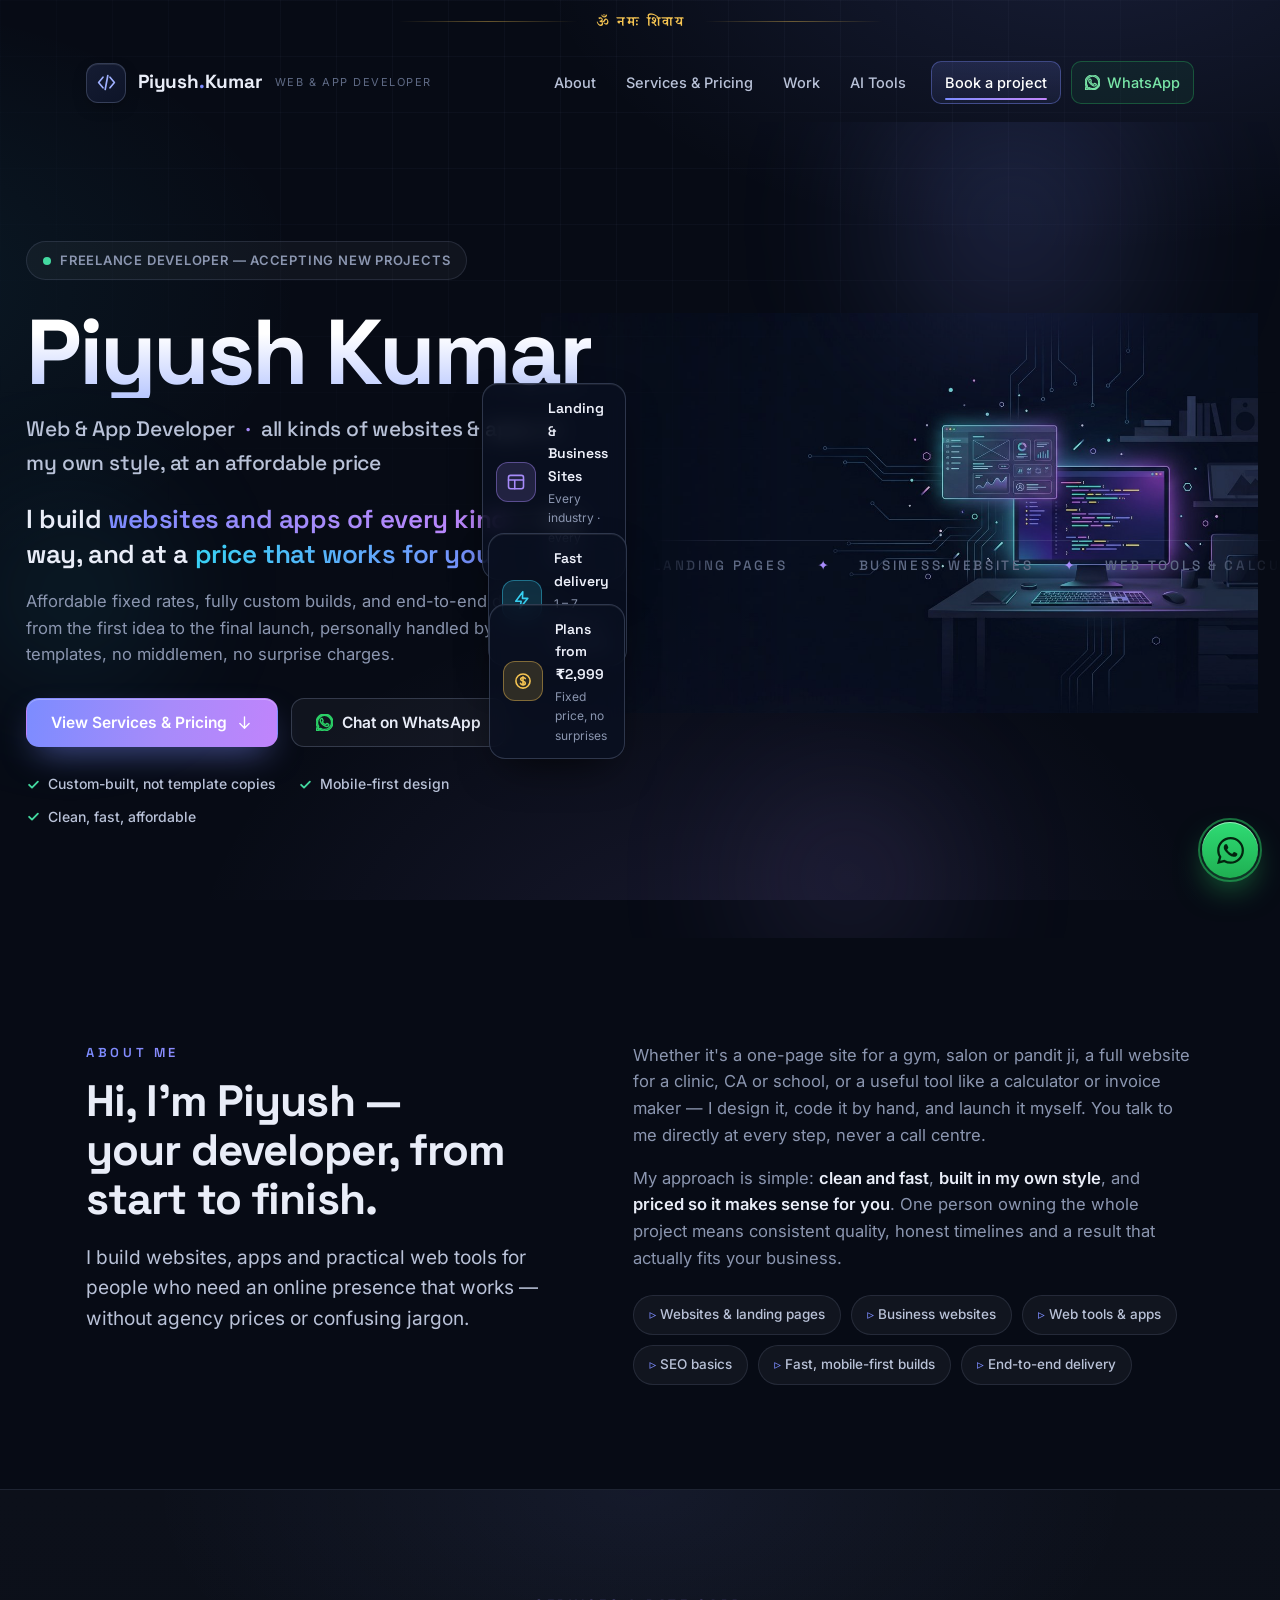
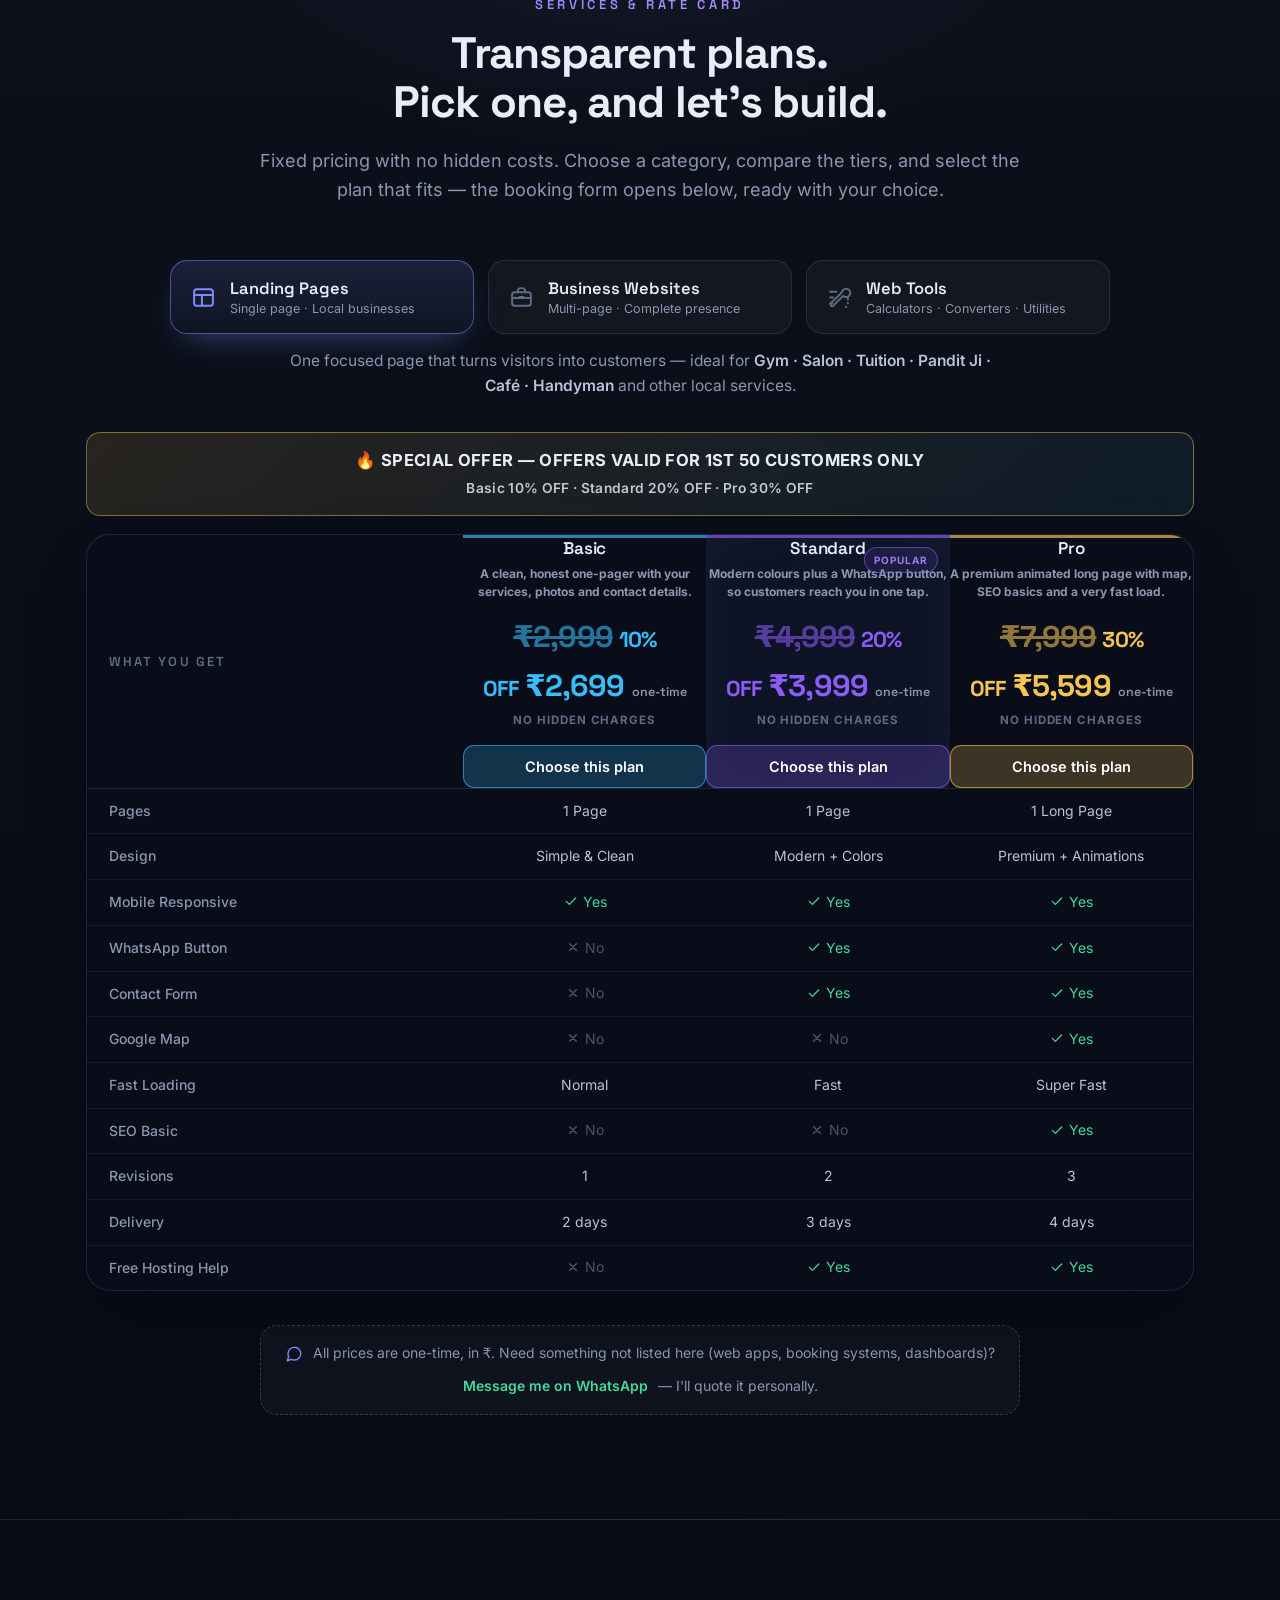
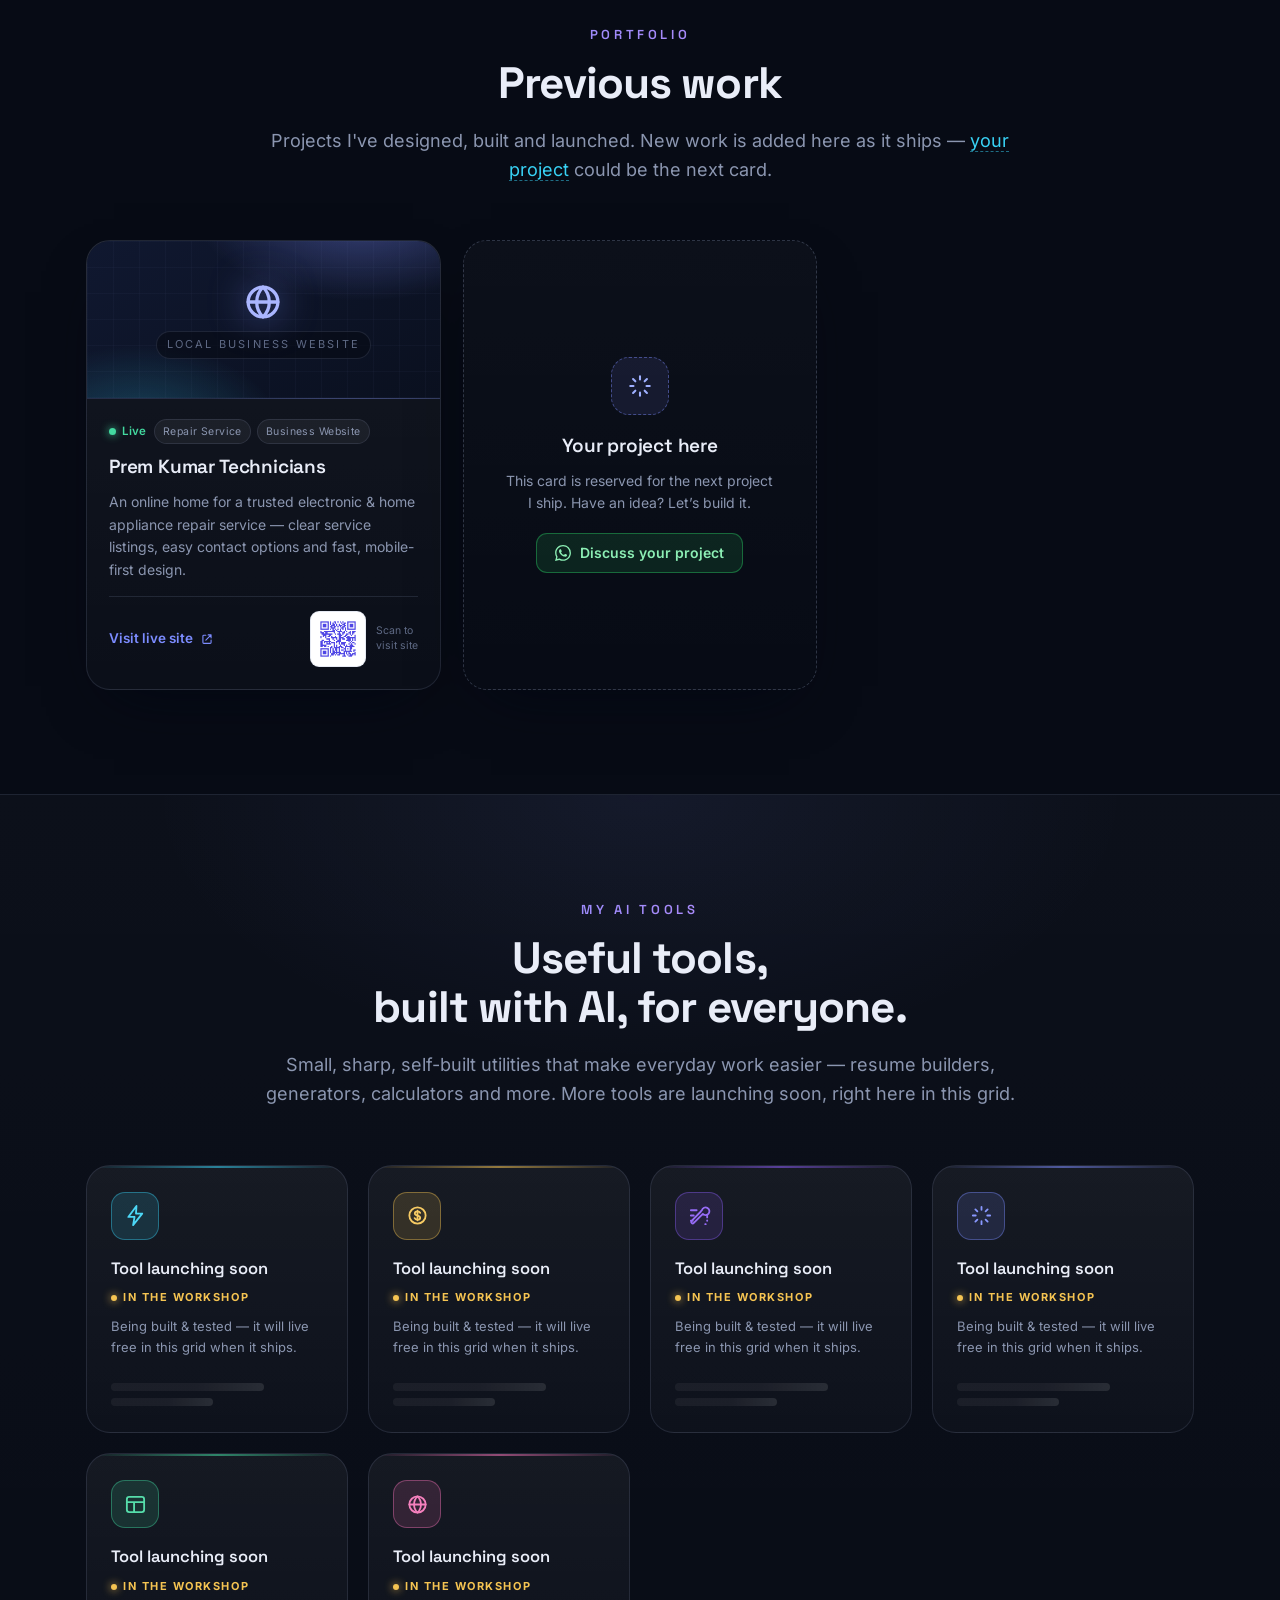
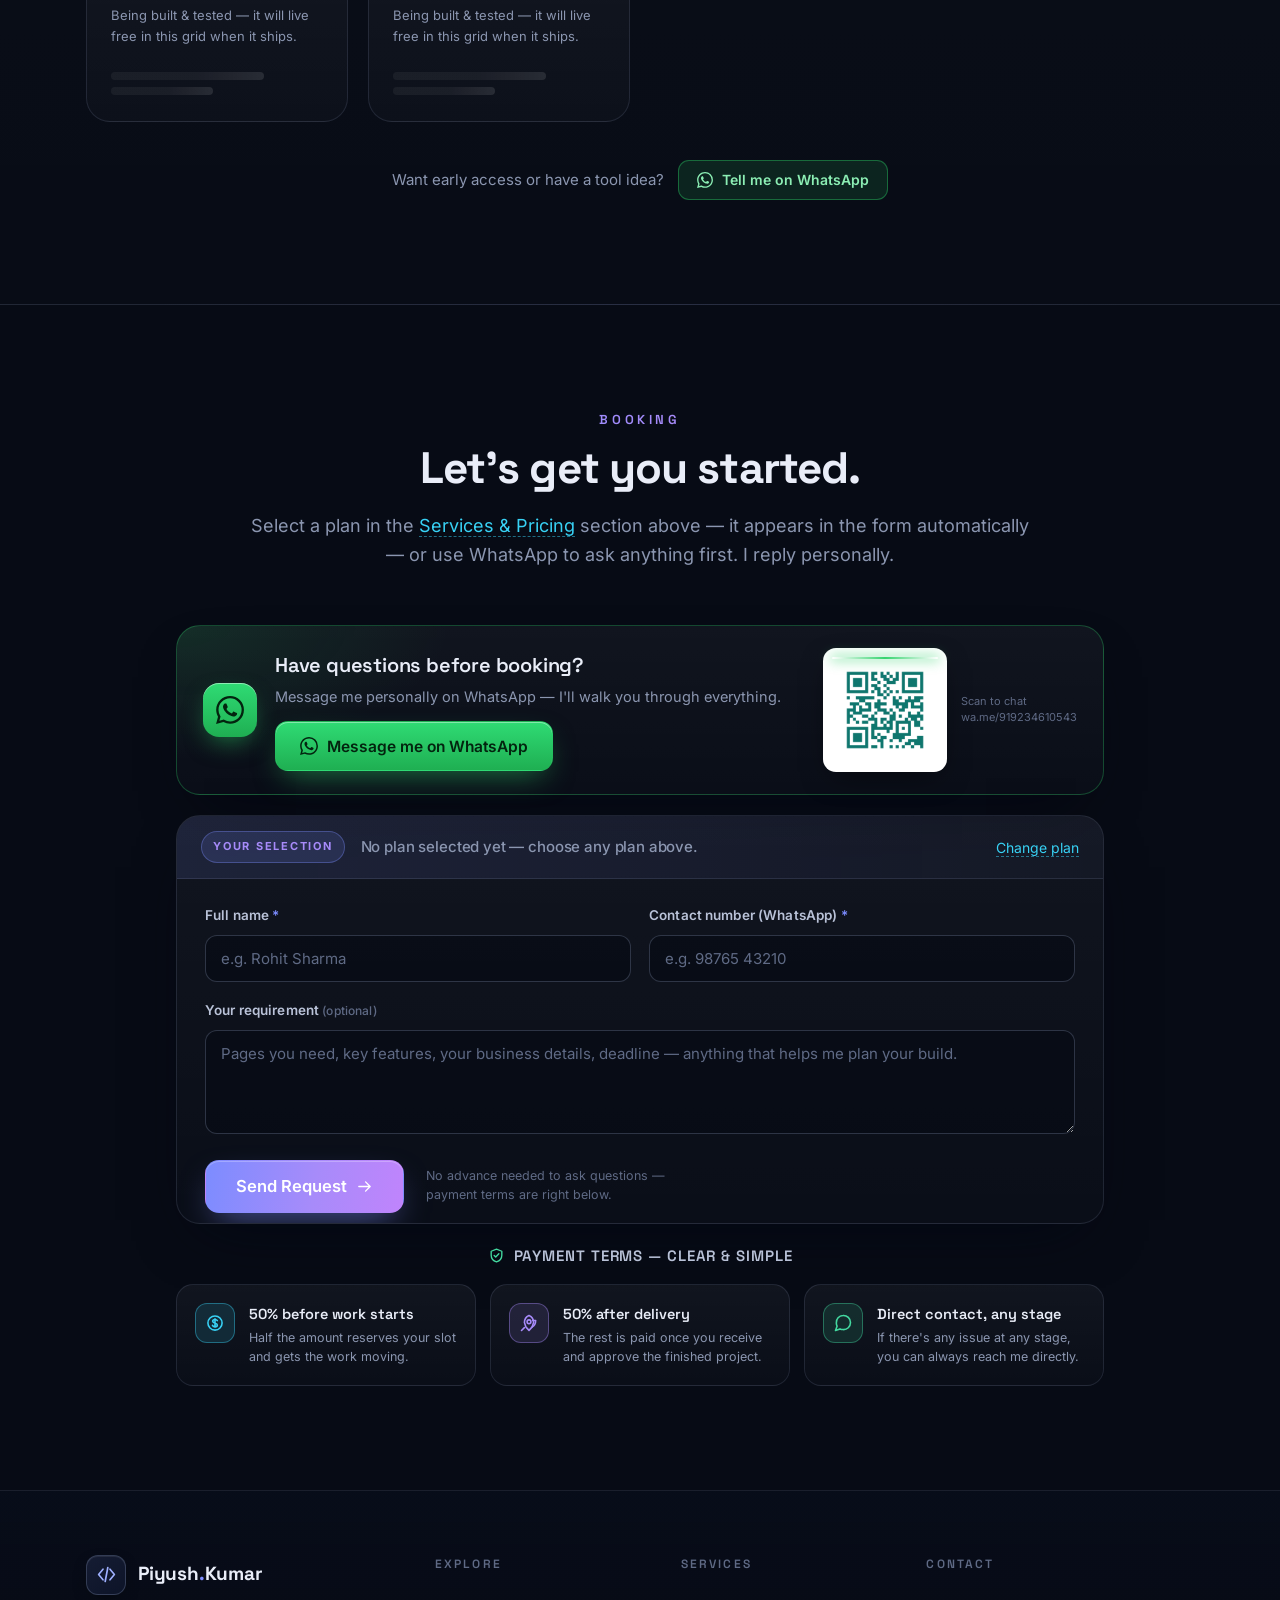
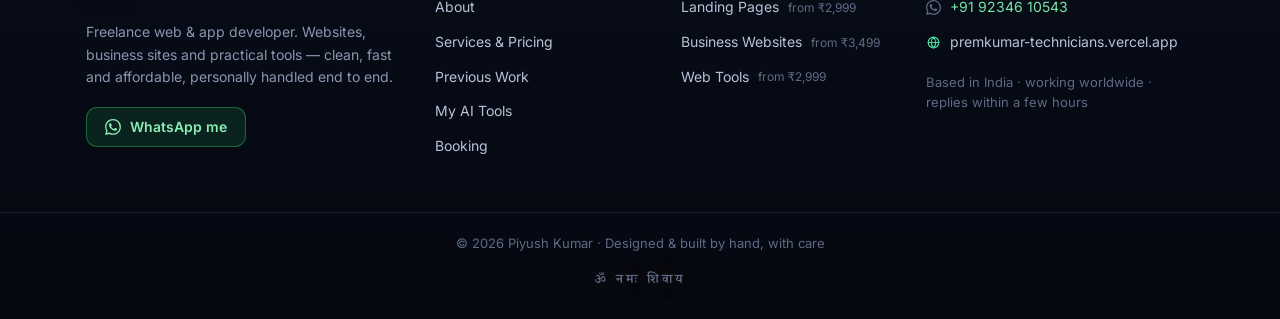
<file: index.html>
<!DOCTYPE html>
<html lang="en">
<head>
  <meta charset="UTF-8">
  <meta name="viewport" content="width=device-width, initial-scale=1.0">
<meta name="google-site-verification" content="ANKqchZxzX1soiIHyHNPkna2eDFDvLiy6XBWRt5qXI0" />
  <title>Piyush Kumar — Web &amp; App Developer | Websites, Business Sites &amp; Web Tools</title>
  <meta name="description" content="Piyush Kumar — freelance web & app developer. Custom landing pages, business websites and web tools, built in my own style at prices that work for you. Clear rates, honest delivery.">
  <meta name="theme-color" content="#070b15">
  <link rel="icon" type="image/svg+xml" href="assets/favicon.svg">
  <link rel="stylesheet" href="css/styles.css">
  <link rel="preload" href="fonts/inter-latin-400-normal.woff2" as="font" type="font/woff2" crossorigin>
  <link rel="preload" href="fonts/space-grotesk-latin-700-normal.woff2" as="font" type="font/woff2" crossorigin>
  <script type="application/ld+json">
  {
    "@context": "https://schema.org",
    "@type": "ProfessionalService",
    "name": "Piyush Kumar — Web & App Development",
    "description": "Freelance web and app developer building landing pages, business websites and web tools at affordable fixed prices.",
    "priceRange": "₹2,999 – ₹9,499",
    "areaServed": "IN",
    "contactPoint": { "@type": "ContactPoint", "telephone": "+91-9234610543", "contactType": "customer service" }
  }
  </script>
</head>
<body>

<!-- ================= SVG ICON LIBRARY ================= -->
<svg xmlns="http://www.w3.org/2000/svg" style="display:none" aria-hidden="true">
  <symbol id="i-code" viewBox="0 0 24 24"><path d="M8 6 3 12l5 6M16 6l5 6-5 6M13.5 4l-3 16"/></symbol>
  <symbol id="i-check" viewBox="0 0 24 24"><path d="M5 12.5 9.6 17 19 7.5"/></symbol>
  <symbol id="i-no" viewBox="0 0 24 24"><path d="M7 7l10 10M17 7 7 17"/></symbol>
  <symbol id="i-mini" viewBox="0 0 24 24"><path d="M5 12h14"/></symbol>
  <symbol id="i-layout" viewBox="0 0 24 24"><rect x="3" y="4" width="18" height="16" rx="2.5"/><path d="M3 9.5h18M10.5 9.5V20"/></symbol>
  <symbol id="i-brief" viewBox="0 0 24 24"><rect x="3" y="7" width="18" height="13" rx="2.5"/><path d="M8.5 7V5.5A2.5 2.5 0 0 1 11 3h2a2.5 2.5 0 0 1 2.5 2.5V7M3 12.5h18M10 11.5h4"/></symbol>
  <symbol id="i-tool" viewBox="0 0 24 24"><path d="M14.5 6.5a4 4 0 1 1 1 3.9l-9.4 9.4a1.6 1.6 0 0 1-2.3-2.3l9.4-9.4a4 4 0 0 1 1.3-1.6ZM3 6.5h6M3 12h3M3 17.5h2"/><path d="M20 12v2M20 17v.5M18 21h.5"/></symbol>
  <symbol id="i-spark" viewBox="0 0 24 24"><path d="M12 3v3M12 18v3M3 12h3M18 12h3M5.6 5.6l2.1 2.1M16.3 16.3l2.1 2.1M18.4 5.6l-2.1 2.1M7.7 16.3l-2.1 2.1"/></symbol>
  <symbol id="i-zap" viewBox="0 0 24 24"><path d="M13 2 4.5 13.5H11L9.5 22 19 10h-6.5L13 2Z"/></symbol>
  <symbol id="i-coin" viewBox="0 0 24 24"><circle cx="12" cy="12" r="8.5"/><path d="M12 7v10M14.8 9.2c-.5-1-1.5-1.5-2.8-1.5-1.6 0-2.8.9-2.8 2.2 0 3 5.6 1.6 5.6 4.4 0 1.4-1.3 2.2-2.8 2.2-1.4 0-2.5-.6-3-1.7"/></symbol>
  <symbol id="i-globe" viewBox="0 0 24 24"><circle cx="12" cy="12" r="8.5"/><path d="M3.5 12h17M12 3.5c2.4 2.3 3.6 5.2 3.6 8.5s-1.2 6.2-3.6 8.5c-2.4-2.3-3.6-5.2-3.6-8.5s1.2-6.2 3.6-8.5Z"/></symbol>
  <symbol id="i-ext" viewBox="0 0 24 24"><path d="M14 5h5v5M19 5l-9 9M19 14v4a1.5 1.5 0 0 1-1.5 1.5h-11A1.5 1.5 0 0 1 5 18V7a1.5 1.5 0 0 1 1.5-1.5H10"/></symbol>
  <symbol id="i-arrow" viewBox="0 0 24 24"><path d="M12 4v16M5.5 13.5 12 20l6.5-6.5"/></symbol>
  <symbol id="i-arrowr" viewBox="0 0 24 24"><path d="M4 12h15M13.5 5.5 20 12l-6.5 6.5"/></symbol>
  <symbol id="i-phone" viewBox="0 0 24 24"><path d="M5 4h4l1.5 4.5L8 10a12 12 0 0 0 6 6l1.5-2.5L20 15v4a1.8 1.8 0 0 1-1.9 1.8C10.2 20.2 3.8 13.8 3.2 5.9A1.8 1.8 0 0 1 5 4Z"/></symbol>
  <symbol id="i-chat" viewBox="0 0 24 24"><path d="M21 11.5a8.4 8.4 0 0 1-9 8.4 8.6 8.6 0 0 1-3.6-.8L3 21l1.9-5.2a8.2 8.2 0 0 1-.9-3.8A8.4 8.4 0 0 1 12 3a8.4 8.4 0 0 1 9 8.5Z"/></symbol>
  <symbol id="i-shield" viewBox="0 0 24 24"><path d="M12 3 4.5 6v5.5c0 4.6 3.2 8 7.5 9.5 4.3-1.5 7.5-4.9 7.5-9.5V6L12 3Z"/><path d="m8.7 12 2.2 2.2 4.4-4.6"/></symbol>
  <symbol id="i-clock" viewBox="0 0 24 24"><circle cx="12" cy="12" r="8.5"/><path d="M12 7.5V12l3 2"/></symbol>
  <symbol id="i-wa" viewBox="0 0 24 24"><path d="M17.472 14.382c-.297-.149-1.758-.867-2.03-.967-.273-.099-.471-.148-.67.15-.197.297-.767.966-.94 1.164-.173.199-.347.223-.644.075-.297-.15-1.255-.463-2.39-1.475-.883-.788-1.48-1.761-1.653-2.059-.173-.297-.018-.458.13-.606.134-.133.298-.347.446-.52.149-.174.198-.298.298-.497.099-.198.05-.371-.025-.52-.075-.149-.669-1.612-.916-2.207-.242-.579-.487-.5-.669-.51-.173-.008-.371-.01-.57-.01-.198 0-.52.074-.792.372-.272.297-1.04 1.016-1.04 2.479 0 1.462 1.065 2.875 1.213 3.074.149.198 2.096 3.2 5.077 4.487.709.306 1.262.489 1.694.625.712.227 1.36.195 1.871.118.571-.085 1.758-.719 2.006-1.413.248-.694.248-1.289.173-1.413-.074-.124-.272-.198-.57-.347m-5.421 7.403h-.004a9.87 9.87 0 0 1-5.031-1.378l-.361-.214-3.741.982.998-3.648-.235-.374a9.86 9.86 0 0 1-1.51-5.26c.001-5.45 4.436-9.884 9.888-9.884 2.64 0 5.122 1.03 6.988 2.898a9.825 9.825 0 0 1 2.893 6.994c-.003 5.45-4.437 9.884-9.885 9.884m8.413-18.297A11.815 11.815 0 0 0 12.05 0C5.495 0 .16 5.335.157 11.892c0 2.096.547 4.142 1.588 5.945L.057 24l6.305-1.654a11.882 11.882 0 0 0 5.683 1.448h.005c6.554 0 11.89-5.335 11.893-11.893a11.821 11.821 0 0 0-3.48-8.413Z"/></symbol>
  <symbol id="i-menu" viewBox="0 0 24 24"><path d="M4 7h16M4 12h16M4 17h16"/></symbol>
  <symbol id="i-close" viewBox="0 0 24 24"><path d="M6 6l12 12M18 6 6 18"/></symbol>
  <symbol id="i-qr" viewBox="0 0 24 24"><rect x="3" y="3" width="7.5" height="7.5" rx="1.2"/><rect x="13.5" y="3" width="7.5" height="7.5" rx="1.2"/><rect x="3" y="13.5" width="7.5" height="7.5" rx="1.2"/><path d="M13.5 13.5h3v3h-3zM17.7 17.7h3.3v3.3h-3.3zM13.5 20.4V17.7h1.8"/></symbol>
  <symbol id="i-rocket" viewBox="0 0 24 24"><path d="M12 3c3.5 1.6 5.5 4.6 5.5 8.5L15.6 17l-3.6 3.8L8.4 17l-1.9-5.5C6.5 7.6 8.5 4.6 12 3Z"/><circle cx="12" cy="10.5" r="2.3"/><path d="M6.5 17.5 3 21M16.5 9h3.5c0 4-1.7 6.5-4.4 8"/></symbol>
  <symbol id="i-heart" viewBox="0 0 24 24"><path d="M12 20.5S3.5 15.6 3.5 9.7A4.6 4.6 0 0 1 12 6.6a4.6 4.6 0 0 1 8.5 3.1c0 5.9-8.5 10.8-8.5 10.8Z"/></symbol>
</svg>

<!-- ================= TOP SIGNATURE STRIP ================= -->
<div class="top-om" aria-label="ॐ नमः शिवाय">
  <span class="top-om-line" aria-hidden="true"></span>
  <span class="om-text font-dev" lang="sa">ॐ नमः शिवाय</span>
  <span class="top-om-line" aria-hidden="true"></span>
</div>

<!-- ================= HEADER / NAV ================= -->
<header class="site-header" id="siteHeader">
  <div class="container nav-wrap">
    <a class="brand" href="#home" aria-label="Piyush Kumar — back to top">
      <span class="brand-mark" aria-hidden="true"><svg class="ic"><use href="#i-code"/></svg></span>
      <span class="brand-name">Piyush<span class="dot">.</span>Kumar</span>
      <span class="brand-sub">Web &amp; App Developer</span>
    </a>

    <nav class="main-nav" id="mainNav" aria-label="Primary">
      <a class="nav-link" href="#about" data-spy="about">About</a>
      <a class="nav-link" href="#services" data-spy="services">Services &amp; Pricing</a>
      <a class="nav-link" href="#portfolio" data-spy="portfolio">Work</a>
      <a class="nav-link" href="#tools" data-spy="tools">AI Tools</a>
      <a class="nav-link nav-cta" href="#booking" data-spy="booking">Book a project</a>
      <a class="nav-link nav-wa" href="https://wa.me/919234610543" target="_blank" rel="noopener">
        <svg class="ic"><use href="#i-wa"/></svg> WhatsApp
      </a>
    </nav>

    <button class="menu-btn" id="menuBtn" aria-label="Open menu" aria-expanded="false" aria-controls="mainNav">
      <svg class="ic ic-open"><use href="#i-menu"/></svg>
      <svg class="ic ic-close"><use href="#i-close"/></svg>
    </button>
  </div>
</header>

<main>

  <!-- ================= HERO ================= -->
  <section class="hero" id="home">
    <div class="hero-bg" aria-hidden="true"></div>
    <div class="hero-orbs" aria-hidden="true"><span class="orb o1"></span><span class="orb o2"></span><span class="orb o3"></span></div>

    <div class="container hero-grid">
      <div class="hero-copy">
        <p class="hero-eyebrow">
          <span class="pulse-dot" aria-hidden="true"></span>
          Freelance developer — accepting new projects
        </p>

        <h1 class="hero-name">Piyush&nbsp;Kumar</h1>
        <p class="hero-role">Web &amp; App Developer <span class="sep" aria-hidden="true">·</span> all kinds of websites &amp; apps, in my own style, at an affordable price</p>

        <p class="hero-statement">I build <span class="hl">websites and apps of every kind</span> — my way, and at a <span class="hl hl-cyan">price that works for you</span>.</p>

        <p class="hero-sub">Affordable fixed rates, fully custom builds, and end-to-end delivery — from the first idea to the final launch, personally handled by me. No templates, no middlemen, no surprise charges.</p>

        <div class="hero-actions">
          <a class="btn btn-primary" href="#services">
            View Services &amp; Pricing
            <svg class="ic"><use href="#i-arrow"/></svg>
          </a>
          <a class="btn btn-ghost" href="https://wa.me/919234610543" target="_blank" rel="noopener">
            <svg class="ic wa-ic"><use href="#i-wa"/></svg>
            Chat on WhatsApp
          </a>
        </div>

        <ul class="hero-trust" aria-label="What every project includes">
          <li><svg class="ic ok"><use href="#i-check"/></svg> Custom-built, not template copies</li>
          <li><svg class="ic ok"><use href="#i-check"/></svg> Mobile-first design</li>
          <li><svg class="ic ok"><use href="#i-check"/></svg> Clean, fast, affordable</li>
        </ul>
      </div>

      <div class="hero-art" aria-hidden="true">
        <div class="hero-float-chip c1">
          <span class="chip-ic" style="--chip:var(--violet)"><svg class="ic"><use href="#i-layout"/></svg></span>
          <span class="chip-t"><b>Landing &amp; Business Sites</b><i>Every industry · every style</i></span>
        </div>
        <div class="hero-float-chip c2">
          <span class="chip-ic" style="--chip:var(--cyan)"><svg class="ic"><use href="#i-zap"/></svg></span>
          <span class="chip-t"><b>Fast delivery</b><i>1 – 7 days, as promised</i></span>
        </div>
        <div class="hero-float-chip c3">
          <span class="chip-ic" style="--chip:var(--gold)"><svg class="ic"><use href="#i-coin"/></svg></span>
          <span class="chip-t"><b>Plans from ₹2,999</b><i>Fixed price, no surprises</i></span>
        </div>
      </div>
    </div>

    <div class="hero-ticker" aria-hidden="true">
      <div class="ticker-track">
        <span>Landing Pages</span><span class="tk-dot">✦</span><span>Business Websites</span><span class="tk-dot">✦</span><span>Web Tools &amp; Calculators</span><span class="tk-dot">✦</span><span>Custom Web Apps</span><span class="tk-dot">✦</span><span>Mobile-Ready Design</span><span class="tk-dot">✦</span><span>SEO Setup</span><span class="tk-dot">✦</span>
        <span>Landing Pages</span><span class="tk-dot">✦</span><span>Business Websites</span><span class="tk-dot">✦</span><span>Web Tools &amp; Calculators</span><span class="tk-dot">✦</span><span>Custom Web Apps</span><span class="tk-dot">✦</span><span>Mobile-Ready Design</span><span class="tk-dot">✦</span><span>SEO Setup</span><span class="tk-dot">✦</span>
      </div>
    </div>
  </section>

  <!-- ================= ABOUT ================= -->
  <section class="section" id="about">
    <div class="container about-grid">
      <div class="about-left">
        <p class="kicker">About me</p>
        <h2 class="sec-title">Hi, I'm Piyush —<br>your developer, from start to finish.</h2>
        <p class="lead">I build websites, apps and practical web tools for people who need an online presence that works — without agency prices or confusing jargon.</p>
      </div>
      <div class="about-right">
        <p>Whether it's a one-page site for a gym, salon or pandit ji, a full website for a clinic, CA or school, or a useful tool like a calculator or invoice maker — I design it, code it by hand, and launch it myself. You talk to me directly at every step, never a call centre.</p>
        <p>My approach is simple: <strong>clean and fast</strong>, <strong>built in my own style</strong>, and <strong>priced so it makes sense for you</strong>. One person owning the whole project means consistent quality, honest timelines and a result that actually fits your business.</p>
        <ul class="about-chips">
          <li>Websites &amp; landing pages</li>
          <li>Business websites</li>
          <li>Web tools &amp; apps</li>
          <li>SEO basics</li>
          <li>Fast, mobile-first builds</li>
          <li>End-to-end delivery</li>
        </ul>
      </div>
    </div>
  </section>

  <!-- ================= SERVICES & RATE CARD ================= -->
  <section class="section section-alt" id="services">
    <div class="container">
      <div class="sec-head">
        <p class="kicker">Services &amp; Rate Card</p>
        <h2 class="sec-title">Transparent plans.<br>Pick one, and let's build.</h2>
        <p class="lead">Fixed pricing with no hidden costs. Choose a category, compare the tiers, and select the plan that fits — the booking form opens below, ready with your choice.</p>
      </div>

      <!-- Category tabs -->
      <div class="cat-tabs" role="tablist" aria-label="Service categories">
        <button class="cat-tab is-active" role="tab" aria-selected="true" data-cat="landing">
          <svg class="ic"><use href="#i-layout"/></svg>
          <span><b>Landing Pages</b><i>Single page · Local businesses</i></span>
        </button>
        <button class="cat-tab" role="tab" aria-selected="false" data-cat="business">
          <svg class="ic"><use href="#i-brief"/></svg>
          <span><b>Business Websites</b><i>Multi-page · Complete presence</i></span>
        </button>
        <button class="cat-tab" role="tab" aria-selected="false" data-cat="tools">
          <svg class="ic"><use href="#i-tool"/></svg>
          <span><b>Web Tools</b><i>Calculators · Converters · Utilities</i></span>
        </button>
      </div>

      <div class="cat-desc" id="catDesc"></div>

      <!-- Panels: each filled by JS from PRICING data -->
      <div id="catPanels"></div>

      <p class="price-note">
        <svg class="ic"><use href="#i-chat"/></svg>
        All prices are one-time, in ₹. Need something not listed here (web apps, booking systems, dashboards)? <a href="https://wa.me/919234610543" target="_blank" rel="noopener">Message me on WhatsApp</a> — I'll quote it personally.
      </p>
    </div>
  </section>

  <!-- ================= PORTFOLIO ================= -->
  <section class="section" id="portfolio">
    <div class="container">
      <div class="sec-head">
        <p class="kicker">Portfolio</p>
        <h2 class="sec-title">Previous work</h2>
        <p class="lead">Projects I've designed, built and launched. New work is added here as it ships — <a href="https://wa.me/919234610543" target="_blank" rel="noopener">your project</a> could be the next card.</p>
      </div>
      <div class="port-grid" id="portfolioGrid"></div>
    </div>
  </section>

  <!-- ================= MY AI TOOLS ================= -->
  <section class="section section-alt" id="tools">
    <div class="container">
      <div class="sec-head">
        <p class="kicker">My AI Tools</p>
        <h2 class="sec-title">Useful tools,<br>built with AI, for everyone.</h2>
        <p class="lead">Small, sharp, self-built utilities that make everyday work easier — resume builders, generators, calculators and more. More tools are launching soon, right here in this grid.</p>
      </div>
      <div class="tools-grid" id="toolsGrid" aria-label="My AI tools"></div>
      <p class="tools-cta">Want early access or have a tool idea?
        <a class="btn btn-wa-sm" href="https://wa.me/919234610543?text=Hi%20Piyush%2C%20I%27d%20like%20early%20access%20to%20your%20AI%20tools." target="_blank" rel="noopener">
          <svg class="ic"><use href="#i-wa"/></svg> Tell me on WhatsApp
        </a>
      </p>
    </div>
  </section>

  <!-- ================= BOOKING ================= -->
  <section class="section section-booking" id="booking">
    <div class="container booking-col">
      <div class="sec-head">
        <p class="kicker">Booking</p>
        <h2 class="sec-title">Let's get you started.</h2>
        <p class="lead">Select a plan in the <a href="#services">Services &amp; Pricing</a> section above — it appears in the form automatically — or use WhatsApp to ask anything first. I reply personally.</p>
      </div>

      <!-- WhatsApp-first note (directly above the form) -->
      <div class="wa-banner">
        <div class="wa-banner-text">
          <span class="wa-banner-ic" aria-hidden="true"><svg class="ic"><use href="#i-wa"/></svg></span>
          <div>
            <h3>Have questions before booking?</h3>
            <p>Message me personally on WhatsApp — I'll walk you through everything.</p>
            <a class="btn btn-wa" href="https://wa.me/919234610543" target="_blank" rel="noopener">
              <svg class="ic"><use href="#i-wa"/></svg> Message me on WhatsApp
            </a>
          </div>
        </div>
        <div class="wa-banner-qr">
          <div class="qr-frame qr-scan">
            <img src="assets/qr-whatsapp.png" alt="QR code to open a WhatsApp chat with Piyush Kumar — +91 92346 10543" width="150" height="150" loading="lazy">
          </div>
          <p class="qr-cap">Scan to chat<br>wa.me/919234610543</p>
        </div>
      </div>

      <!-- Booking form card -->
      <div class="booking-card" id="bookingFormCard">
        <div class="bk-selection">
          <div class="bk-sel-label">Your selection</div>
          <div class="bk-sel-value" id="bkSelValue">No plan selected yet</div>
          <div class="bk-sel-actions">
            <a class="linkish" href="#services" data-goto-cat="landing">Change plan</a>
          </div>
        </div>

        <form id="bookingForm" novalidate>
          <div class="f-row">
            <div class="f-field">
              <label for="fName">Full name <span class="req">*</span></label>
              <input type="text" id="fName" name="name" placeholder="e.g. Rohit Sharma" autocomplete="name" required>
            </div>
            <div class="f-field">
              <label for="fPhone">Contact number (WhatsApp) <span class="req">*</span></label>
              <input type="tel" id="fPhone" name="phone" placeholder="e.g. 98765 43210" autocomplete="tel" inputmode="numeric" pattern="[0-9+ ]{8,16}" required>
            </div>
          </div>
          <div class="f-field">
            <label for="fReq">Your requirement <span class="opt">(optional)</span></label>
            <textarea id="fReq" name="requirement" rows="4" placeholder="Pages you need, key features, your business details, deadline — anything that helps me plan your build."></textarea>
          </div>
          <input type="hidden" id="fMsg" name="message">
          <div class="bk-submit-row">
            <button type="submit" class="btn btn-primary btn-lg" id="sendBtn">
              Send Request
              <svg class="ic"><use href="#i-arrowr"/></svg>
            </button>
            <p class="bk-hint">No advance needed to ask questions —<br>payment terms are right below.</p>
          </div>
          <p class="bk-error" id="bkError" role="alert" hidden></p>
          <p class="bk-success" id="bkSuccess" role="status" hidden>
            <svg class="ic"><use href="#i-check"/></svg>
            <span>Almost done — <b>WhatsApp should open</b> with your request ready to send. If it didn't open automatically, <a href="#" id="bkFallback">tap here to open it</a>.</span>
          </p>
        </form>
      </div>

      <!-- Payment terms -->
      <div class="pay-terms">
        <h3 class="pay-title"><svg class="ic"><use href="#i-shield"/></svg> Payment terms — clear &amp; simple</h3>
        <div class="pay-grid">
          <div class="pay-item">
            <span class="pay-ic" style="--pay:var(--cyan)"><svg class="ic"><use href="#i-coin"/></svg></span>
            <div><h4>50% before work starts</h4><p>Half the amount reserves your slot and gets the work moving.</p></div>
          </div>
          <div class="pay-item">
            <span class="pay-ic" style="--pay:var(--violet)"><svg class="ic"><use href="#i-rocket"/></svg></span>
            <div><h4>50% after delivery</h4><p>The rest is paid once you receive and approve the finished project.</p></div>
          </div>
          <div class="pay-item">
            <span class="pay-ic" style="--pay:var(--green)"><svg class="ic"><use href="#i-chat"/></svg></span>
            <div><h4>Direct contact, any stage</h4><p>If there's any issue at any stage, you can always reach me directly.</p></div>
          </div>
        </div>
      </div>
    </div>
  </section>

</main>

<!-- ================= FOOTER ================= -->
<footer class="site-footer">
  <div class="container footer-grid">
    <div class="footer-brand">
      <a class="brand" href="#home">
        <span class="brand-mark" aria-hidden="true"><svg class="ic"><use href="#i-code"/></svg></span>
        <span class="brand-name">Piyush<span class="dot">.</span>Kumar</span>
      </a>
      <p>Freelance web &amp; app developer. Websites, business sites and practical tools — clean, fast and affordable, personally handled end to end.</p>
      <a class="btn btn-wa-sm" href="https://wa.me/919234610543" target="_blank" rel="noopener"><svg class="ic"><use href="#i-wa"/></svg> WhatsApp me</a>
    </div>

    <nav class="footer-col" aria-label="Footer — explore">
      <h4>Explore</h4>
      <a href="#about">About</a>
      <a href="#services">Services &amp; Pricing</a>
      <a href="#portfolio">Previous Work</a>
      <a href="#tools">My AI Tools</a>
      <a href="#booking">Booking</a>
    </nav>

    <nav class="footer-col" aria-label="Footer — services">
      <h4>Services</h4>
      <a href="#services" data-open-cat="landing">Landing Pages <span class="fv">from ₹2,999</span></a>
      <a href="#services" data-open-cat="business">Business Websites <span class="fv">from ₹3,499</span></a>
      <a href="#services" data-open-cat="tools">Web Tools <span class="fv">from ₹2,999</span></a>
    </nav>

    <div class="footer-col footer-contact">
      <h4>Contact</h4>
      <a class="c-wa" href="https://wa.me/919234610543" target="_blank" rel="noopener"><svg class="ic"><use href="#i-wa"/></svg> +91 92346 10543</a>
      <a class="c-link" href="https://premkumar-technicians.vercel.app/" target="_blank" rel="noopener"><svg class="ic"><use href="#i-globe"/></svg> premkumar-technicians.vercel.app</a>
      <p class="resp">Based in India · working worldwide · replies within a few hours</p>
    </div>
  </div>

  <div class="footer-bottom">
    <p>© <span id="year">2026</span> Piyush Kumar · Designed &amp; built by hand, with care</p>
    <p class="footer-om font-dev" lang="sa">ॐ नमः शिवाय</p>
  </div>
</footer>

<a class="wa-fab" href="https://wa.me/919234610543" target="_blank" rel="noopener" aria-label="Chat with Piyush Kumar on WhatsApp">
  <svg class="ic"><use href="#i-wa"/></svg>
</a>

<script src="js/app.js" defer></script>
</body>
</html>
</file>
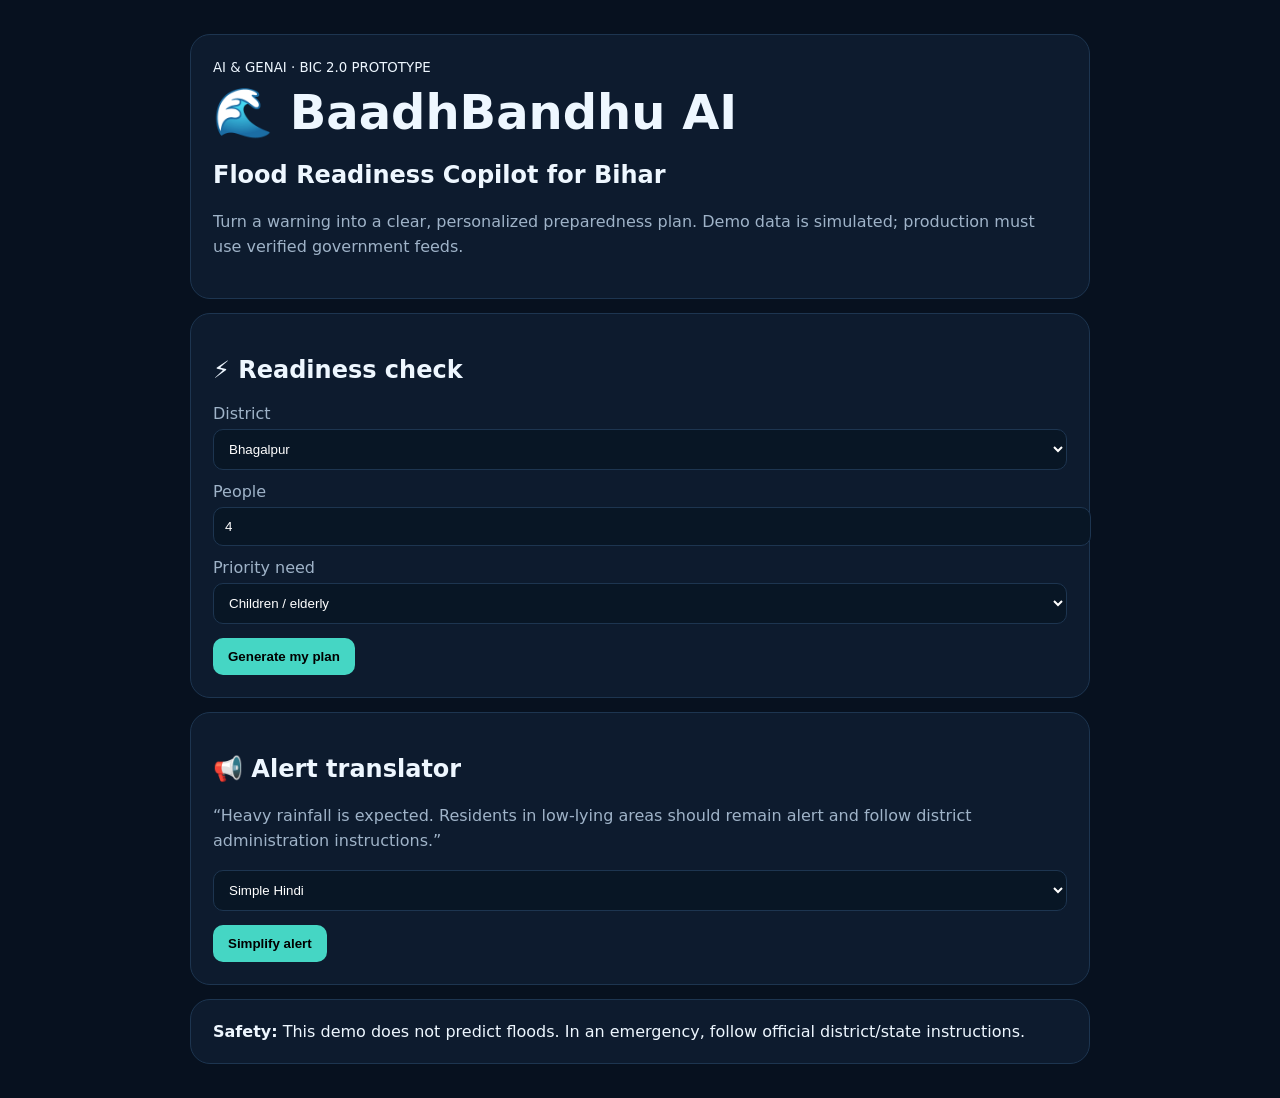
<file: bic-baadhbandhu/index.html>
<!doctype html><html lang="en"><head><meta charset="utf-8"><meta name="viewport" content="width=device-width,initial-scale=1"><title>BaadhBandhu AI — BIC 2.0</title><style>body{margin:0;background:#07111f;color:#eef7ff;font:16px system-ui;padding:20px}main{max-width:900px;margin:auto}.card{background:#0d1b2e;border:1px solid #1d3550;border-radius:20px;padding:22px;margin:14px 0}h1{font-size:48px;margin:8px 0}p{color:#9fb3c8;line-height:1.6}label{display:block;color:#9fb3c8;margin:12px 0 6px}select,input{width:100%;padding:11px;border-radius:10px;background:#081625;color:white;border:1px solid #1d3550}button{margin-top:14px;padding:11px 15px;border:0;border-radius:10px;background:#45d6c4;font-weight:800}.out{margin-top:14px;padding:15px;background:#091827;border-radius:12px}.risk{font-size:32px;font-weight:900}</style></head><body><main><div class="card"><small>AI & GENAI · BIC 2.0 PROTOTYPE</small><h1>🌊 BaadhBandhu AI</h1><h2>Flood Readiness Copilot for Bihar</h2><p>Turn a warning into a clear, personalized preparedness plan. Demo data is simulated; production must use verified government feeds.</p></div><div class="card"><h2>⚡ Readiness check</h2><label>District</label><select id="d"><option>Bhagalpur</option><option>Khagaria</option><option>Katihar</option><option>Purnia</option><option>Saharsa</option><option>Darbhanga</option><option>Muzaffarpur</option></select><label>People</label><input id="p" type="number" value="4" min="1"><label>Priority need</label><select id="n"><option>Children / elderly</option><option>Medicines</option><option>Livestock</option><option>Documents</option></select><button onclick="plan()">Generate my plan</button><div id="o"></div></div><div class="card"><h2>📢 Alert translator</h2><p>“Heavy rainfall is expected. Residents in low-lying areas should remain alert and follow district administration instructions.”</p><select id="l"><option>Simple Hindi</option><option>Hinglish</option><option>Simple English</option></select><button onclick="translateAlert()">Simplify alert</button><div id="a"></div></div><div class="card"><b>Safety:</b> This demo does not predict floods. In an emergency, follow official district/state instructions.</div></main><script>const high=new Set(['Bhagalpur','Khagaria','Katihar','Saharsa','Darbhanga']);function plan(){let d=document.getElementById('d').value,n=document.getElementById('n').value,p=document.getElementById('p').value,e=n==='Medicines'?'Keep a 3-day medicine supply and prescriptions waterproof.':n==='Livestock'?'Move animals/fodder to a safer higher place.':n==='Children / elderly'?'Keep mobility support, snacks and emergency contacts ready.':'Protect IDs, certificates and valuables in waterproof storage.';document.getElementById('o').innerHTML='<div class="out"><div class="risk">'+(high.has(d)?'HIGH':'MEDIUM')+'</div><b>'+d+' · '+p+' people</b><ul><li>Keep phones charged and monitor verified alerts.</li><li>Prepare drinking water, torch and essential medicines.</li><li>'+e+'</li><li>Follow district administration instructions if evacuation is announced.</li></ul></div>'}function translateAlert(){let l=document.getElementById('l').value,t=l==='Simple Hindi'?'भारी बारिश हो सकती है। निचले इलाकों में रहने वाले लोग सावधान रहें और जिला प्रशासन की आधिकारिक सूचना का पालन करें।':l==='Hinglish'?'Heavy rain aa sakti hai. Low-lying area mein ho to alert raho aur district administration ke official updates follow karo.':'Heavy rain may occur. If you live in a low-lying area, stay alert and follow verified district instructions.';document.getElementById('a').innerHTML='<div class="out"><b>'+l+'</b><br>'+t+'</div>'}</script></body></html>
</file>
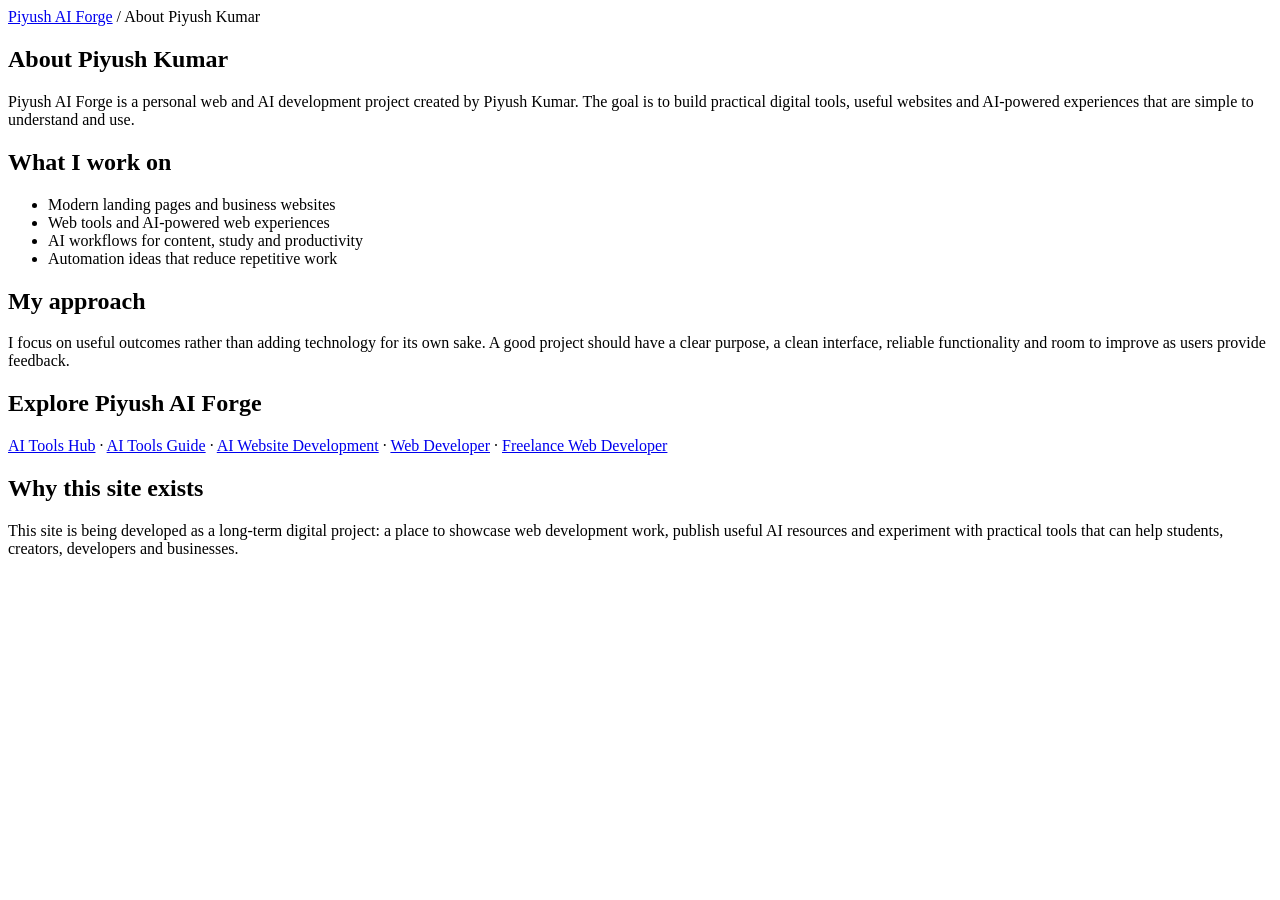
<file: about-piyush-kumar.html>
<!DOCTYPE html>
<html lang="en">
<head>
  <meta charset="UTF-8">
  <meta name="viewport" content="width=device-width, initial-scale=1.0">
  <title>About Piyush Kumar | Web & AI Developer | Piyush AI Forge</title>
  <meta name="description" content="Learn about Piyush Kumar and Piyush AI Forge, a web and AI development project focused on practical websites, web tools and AI-powered solutions.">
  <meta name="robots" content="index,follow">
  <link rel="canonical" href="https://piyush-aiforge-108.vercel.app/about-piyush-kumar.html">
  <meta property="og:title" content="About Piyush Kumar | Piyush AI Forge">
  <meta property="og:description" content="About the creator and purpose of Piyush AI Forge, focused on practical web development and AI-powered tools.">
  <meta property="og:type" content="profile">
  <meta property="og:url" content="https://piyush-aiforge-108.vercel.app/about-piyush-kumar.html">
  <script type="application/ld+json">
  {
    "@context":"https://schema.org",
    "@type":"ProfilePage",
    "mainEntity":{
      "@type":"Person",
      "name":"Piyush Kumar",
      "description":"Web and AI developer building practical websites, web tools and AI-powered solutions.",
      "url":"https://piyush-aiforge-108.vercel.app/about-piyush-kumar.html"
    }
  }
  </script>
</head>
<body>
  <main>
    <nav aria-label="Breadcrumb">
      <a href="/">Piyush AI Forge</a> / About Piyush Kumar
    </nav>
    <article>
      <h1>About Piyush Kumar</h1>
      <p>Piyush AI Forge is a personal web and AI development project created by Piyush Kumar. The goal is to build practical digital tools, useful websites and AI-powered experiences that are simple to understand and use.</p>

      <h2>What I work on</h2>
      <ul>
        <li>Modern landing pages and business websites</li>
        <li>Web tools and AI-powered web experiences</li>
        <li>AI workflows for content, study and productivity</li>
        <li>Automation ideas that reduce repetitive work</li>
      </ul>

      <h2>My approach</h2>
      <p>I focus on useful outcomes rather than adding technology for its own sake. A good project should have a clear purpose, a clean interface, reliable functionality and room to improve as users provide feedback.</p>

      <h2>Explore Piyush AI Forge</h2>
      <p><a href="/ai-tools.html">AI Tools Hub</a> · <a href="/ai-tools-guide.html">AI Tools Guide</a> · <a href="/ai-website.html">AI Website Development</a> · <a href="/web-developer.html">Web Developer</a> · <a href="/freelance-web-developer.html">Freelance Web Developer</a></p>

      <h2>Why this site exists</h2>
      <p>This site is being developed as a long-term digital project: a place to showcase web development work, publish useful AI resources and experiment with practical tools that can help students, creators, developers and businesses.</p>
    </article>
  </main>
</body>
</html>
</file>
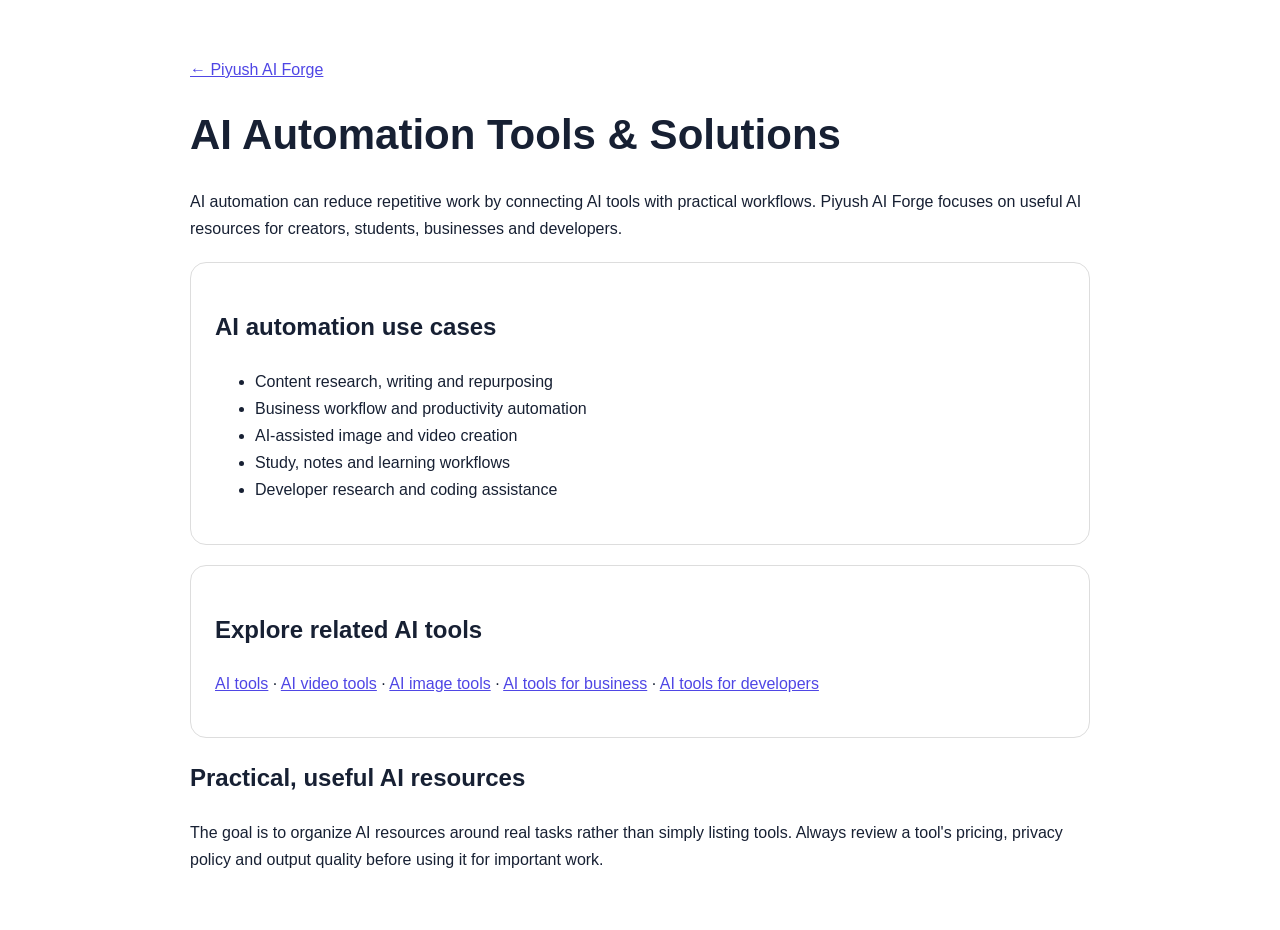
<file: ai-automation.html>
<!DOCTYPE html>
<html lang="en">
<head>
  <meta charset="UTF-8">
  <meta name="viewport" content="width=device-width, initial-scale=1.0">
  <title>AI Automation Tools & Solutions | Piyush AI Forge</title>
  <meta name="description" content="Explore AI automation tools and practical AI workflows for content, business, productivity and development with Piyush AI Forge.">
  <link rel="canonical" href="https://piyush-aiforge-108.vercel.app/ai-automation.html">
  <meta name="robots" content="index, follow">
  <meta property="og:title" content="AI Automation Tools & Solutions | Piyush AI Forge">
  <meta property="og:description" content="Practical AI automation tools and workflows for business, productivity, content and development.">
  <meta property="og:type" content="website">
  <meta property="og:url" content="https://piyush-aiforge-108.vercel.app/ai-automation.html">
  <script type="application/ld+json">
  {
    "@context":"https://schema.org",
    "@type":"WebPage",
    "name":"AI Automation Tools & Solutions",
    "url":"https://piyush-aiforge-108.vercel.app/ai-automation.html",
    "description":"Practical AI automation tools and workflows for business, productivity, content and development.",
    "isPartOf":{"@type":"WebSite","name":"Piyush AI Forge","url":"https://piyush-aiforge-108.vercel.app/"}
  }
  </script>
  <style>
    body{font-family:Arial,sans-serif;max-width:900px;margin:auto;padding:40px 20px;line-height:1.7;color:#172033}a{color:#4f46e5}.box{padding:24px;border:1px solid #ddd;border-radius:16px;margin:20px 0}h1{font-size:42px;line-height:1.15}
  </style>
</head>
<body>
  <p><a href="/">← Piyush AI Forge</a></p>
  <main>
    <h1>AI Automation Tools &amp; Solutions</h1>
    <p>AI automation can reduce repetitive work by connecting AI tools with practical workflows. Piyush AI Forge focuses on useful AI resources for creators, students, businesses and developers.</p>
    <div class="box"><h2>AI automation use cases</h2><ul><li>Content research, writing and repurposing</li><li>Business workflow and productivity automation</li><li>AI-assisted image and video creation</li><li>Study, notes and learning workflows</li><li>Developer research and coding assistance</li></ul></div>
    <div class="box"><h2>Explore related AI tools</h2><p><a href="/ai-tools.html">AI tools</a> · <a href="/ai-video-tools.html">AI video tools</a> · <a href="/ai-image-tools.html">AI image tools</a> · <a href="/ai-tools-for-business.html">AI tools for business</a> · <a href="/ai-tools-for-developers.html">AI tools for developers</a></p></div>
    <h2>Practical, useful AI resources</h2>
    <p>The goal is to organize AI resources around real tasks rather than simply listing tools. Always review a tool's pricing, privacy policy and output quality before using it for important work.</p>
  </main>
</body>
</html>
</file>
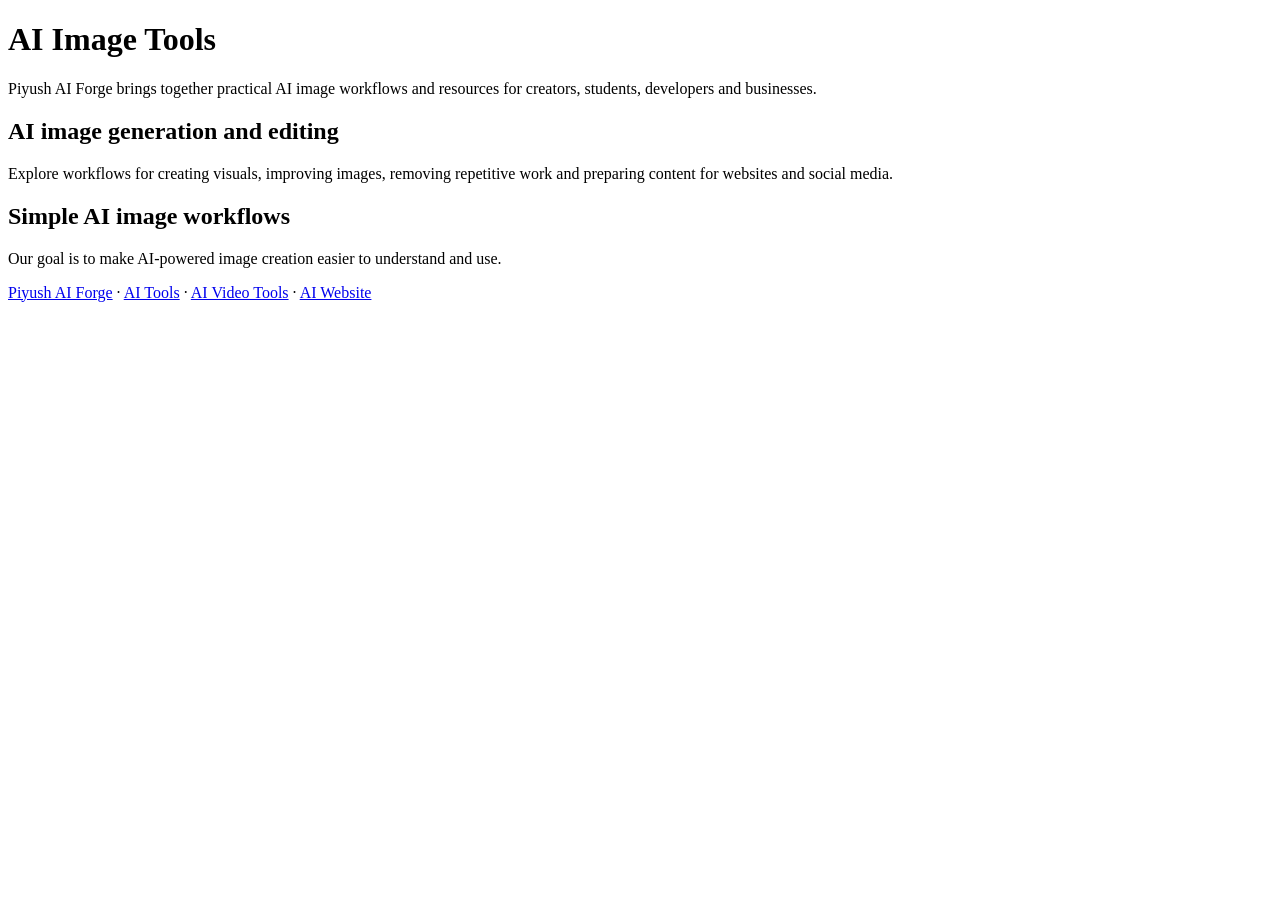
<file: ai-image-tools.html>
<!doctype html>
<html lang="en"><head><meta charset="utf-8"><meta name="viewport" content="width=device-width,initial-scale=1"><title>AI Image Tools | AI Image Generation Tools | Piyush AI Forge</title><meta name="description" content="Discover practical AI image tools and resources for generating, editing and improving images with Piyush AI Forge."><link rel="canonical" href="https://piyush-aiforge-108.vercel.app/ai-image-tools.html"><meta name="robots" content="index,follow"></head><body><main><h1>AI Image Tools</h1><p>Piyush AI Forge brings together practical AI image workflows and resources for creators, students, developers and businesses.</p><h2>AI image generation and editing</h2><p>Explore workflows for creating visuals, improving images, removing repetitive work and preparing content for websites and social media.</p><h2>Simple AI image workflows</h2><p>Our goal is to make AI-powered image creation easier to understand and use.</p><p><a href="/">Piyush AI Forge</a> · <a href="/ai-tools.html">AI Tools</a> · <a href="/ai-video-tools.html">AI Video Tools</a> · <a href="/ai-website.html">AI Website</a></p></main><script type="application/ld+json">{"@context":"https://schema.org","@type":"WebPage","name":"AI Image Tools | Piyush AI Forge","url":"https://piyush-aiforge-108.vercel.app/ai-image-tools.html","isPartOf":{"@type":"WebSite","name":"Piyush AI Forge","url":"https://piyush-aiforge-108.vercel.app/"}}</script></body></html>
</file>
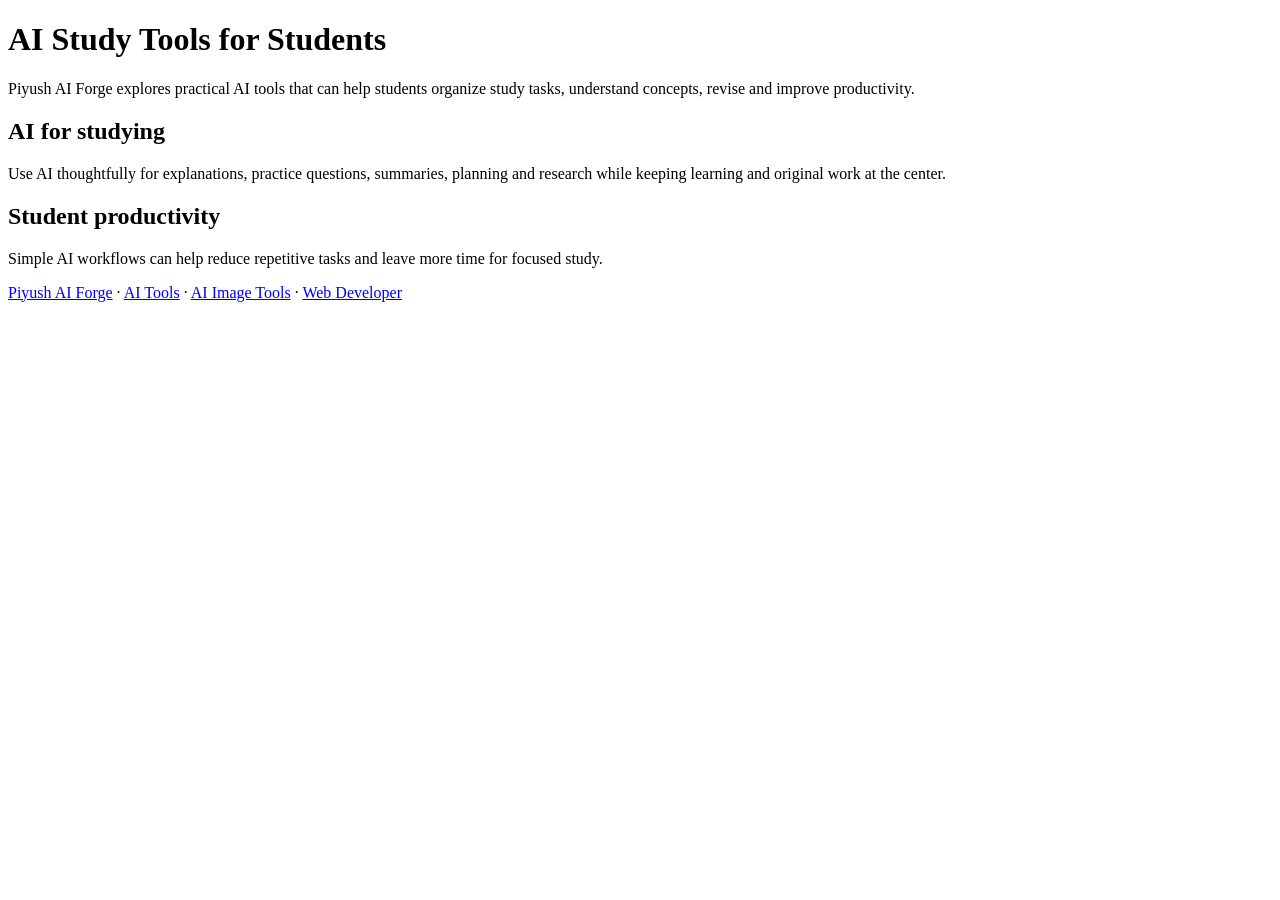
<file: ai-study-tools.html>
<!doctype html>
<html lang="en"><head><meta charset="utf-8"><meta name="viewport" content="width=device-width,initial-scale=1"><title>AI Study Tools for Students | Piyush AI Forge</title><meta name="description" content="Explore practical AI study tools and resources for students, revision, research, writing and productivity from Piyush AI Forge."><link rel="canonical" href="https://piyush-aiforge-108.vercel.app/ai-study-tools.html"><meta name="robots" content="index,follow"></head><body><main><h1>AI Study Tools for Students</h1><p>Piyush AI Forge explores practical AI tools that can help students organize study tasks, understand concepts, revise and improve productivity.</p><h2>AI for studying</h2><p>Use AI thoughtfully for explanations, practice questions, summaries, planning and research while keeping learning and original work at the center.</p><h2>Student productivity</h2><p>Simple AI workflows can help reduce repetitive tasks and leave more time for focused study.</p><p><a href="/">Piyush AI Forge</a> · <a href="/ai-tools.html">AI Tools</a> · <a href="/ai-image-tools.html">AI Image Tools</a> · <a href="/web-developer.html">Web Developer</a></p></main><script type="application/ld+json">{"@context":"https://schema.org","@type":"WebPage","name":"AI Study Tools for Students | Piyush AI Forge","url":"https://piyush-aiforge-108.vercel.app/ai-study-tools.html","isPartOf":{"@type":"WebSite","name":"Piyush AI Forge","url":"https://piyush-aiforge-108.vercel.app/"}}</script></body></html>
</file>
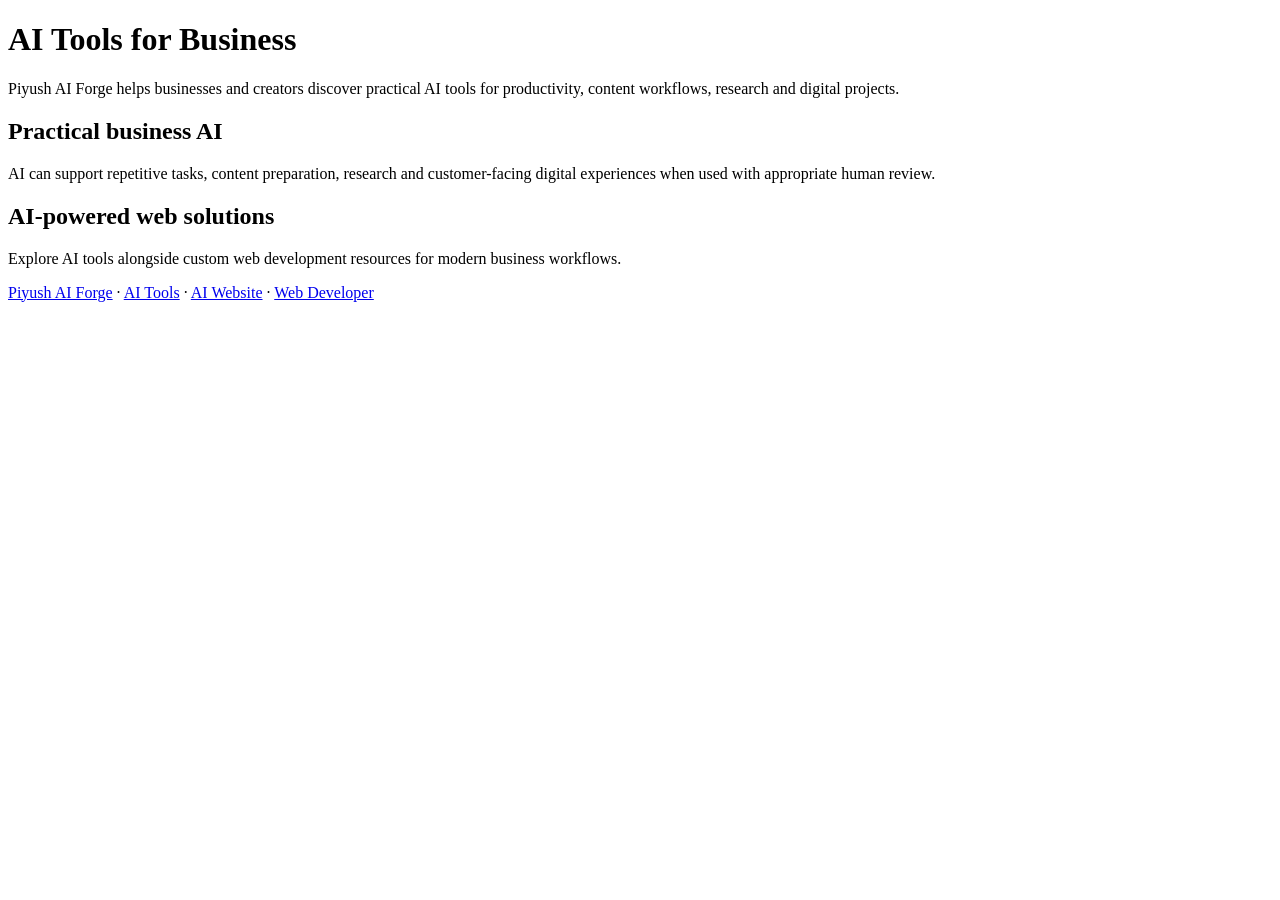
<file: ai-tools-for-business.html>
<!doctype html>
<html lang="en"><head><meta charset="utf-8"><meta name="viewport" content="width=device-width,initial-scale=1"><title>AI Tools for Business | AI Productivity Tools | Piyush AI Forge</title><meta name="description" content="Explore practical AI tools for business productivity, content, research and web workflows with Piyush AI Forge."><link rel="canonical" href="https://piyush-aiforge-108.vercel.app/ai-tools-for-business.html"><meta name="robots" content="index,follow"></head><body><main><h1>AI Tools for Business</h1><p>Piyush AI Forge helps businesses and creators discover practical AI tools for productivity, content workflows, research and digital projects.</p><h2>Practical business AI</h2><p>AI can support repetitive tasks, content preparation, research and customer-facing digital experiences when used with appropriate human review.</p><h2>AI-powered web solutions</h2><p>Explore AI tools alongside custom web development resources for modern business workflows.</p><p><a href="/">Piyush AI Forge</a> · <a href="/ai-tools.html">AI Tools</a> · <a href="/ai-website.html">AI Website</a> · <a href="/web-developer.html">Web Developer</a></p></main><script type="application/ld+json">{"@context":"https://schema.org","@type":"WebPage","name":"AI Tools for Business | Piyush AI Forge","url":"https://piyush-aiforge-108.vercel.app/ai-tools-for-business.html","isPartOf":{"@type":"WebSite","name":"Piyush AI Forge","url":"https://piyush-aiforge-108.vercel.app/"}}</script></body></html>
</file>
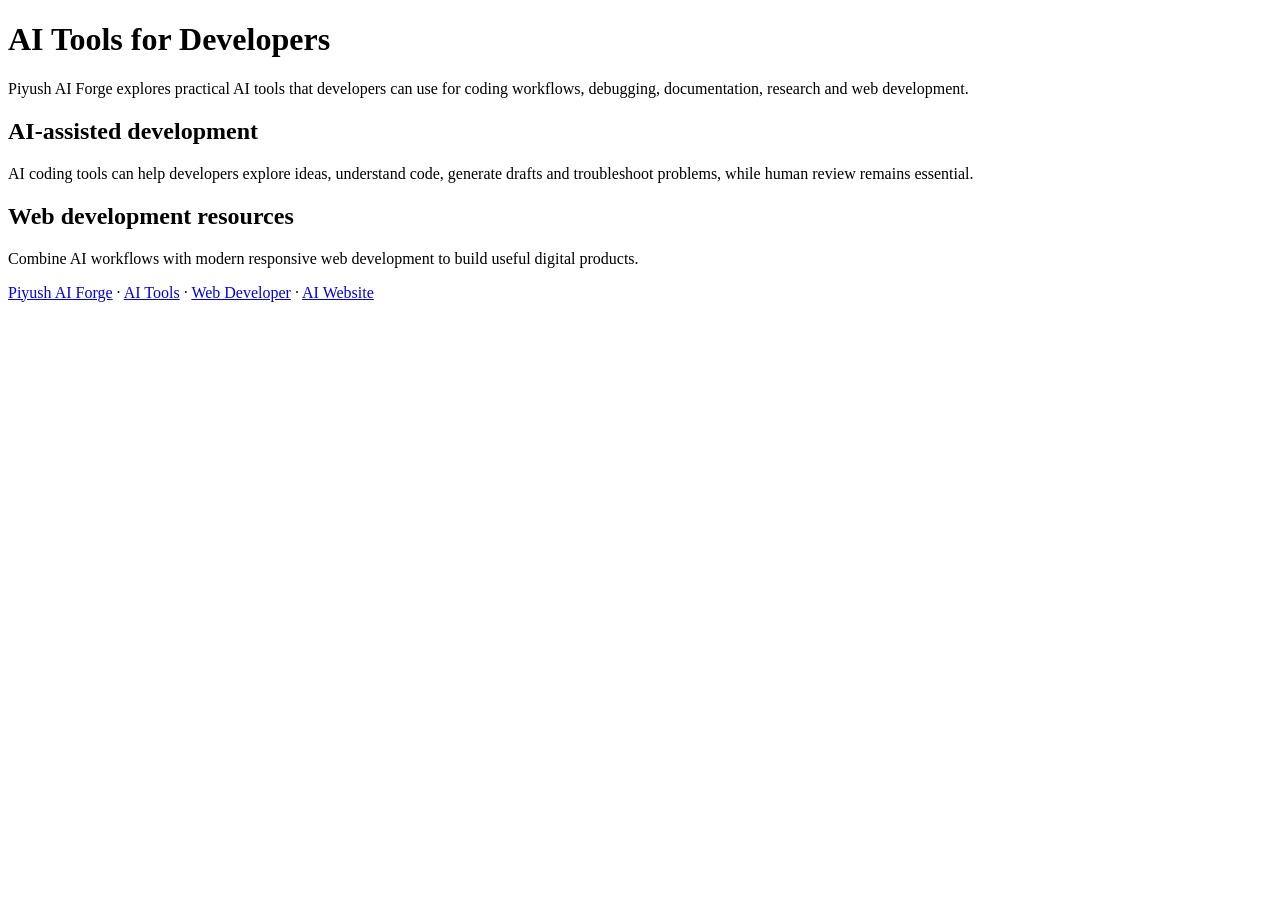
<file: ai-tools-for-developers.html>
<!doctype html>
<html lang="en"><head><meta charset="utf-8"><meta name="viewport" content="width=device-width,initial-scale=1"><title>AI Tools for Developers | Developer AI Tools | Piyush AI Forge</title><meta name="description" content="Discover practical AI tools and workflows for developers, coding, debugging, documentation and web development from Piyush AI Forge."><link rel="canonical" href="https://piyush-aiforge-108.vercel.app/ai-tools-for-developers.html"><meta name="robots" content="index,follow"></head><body><main><h1>AI Tools for Developers</h1><p>Piyush AI Forge explores practical AI tools that developers can use for coding workflows, debugging, documentation, research and web development.</p><h2>AI-assisted development</h2><p>AI coding tools can help developers explore ideas, understand code, generate drafts and troubleshoot problems, while human review remains essential.</p><h2>Web development resources</h2><p>Combine AI workflows with modern responsive web development to build useful digital products.</p><p><a href="/">Piyush AI Forge</a> · <a href="/ai-tools.html">AI Tools</a> · <a href="/web-developer.html">Web Developer</a> · <a href="/ai-website.html">AI Website</a></p></main><script type="application/ld+json">{"@context":"https://schema.org","@type":"WebPage","name":"AI Tools for Developers | Piyush AI Forge","url":"https://piyush-aiforge-108.vercel.app/ai-tools-for-developers.html","isPartOf":{"@type":"WebSite","name":"Piyush AI Forge","url":"https://piyush-aiforge-108.vercel.app/"}}</script></body></html>
</file>
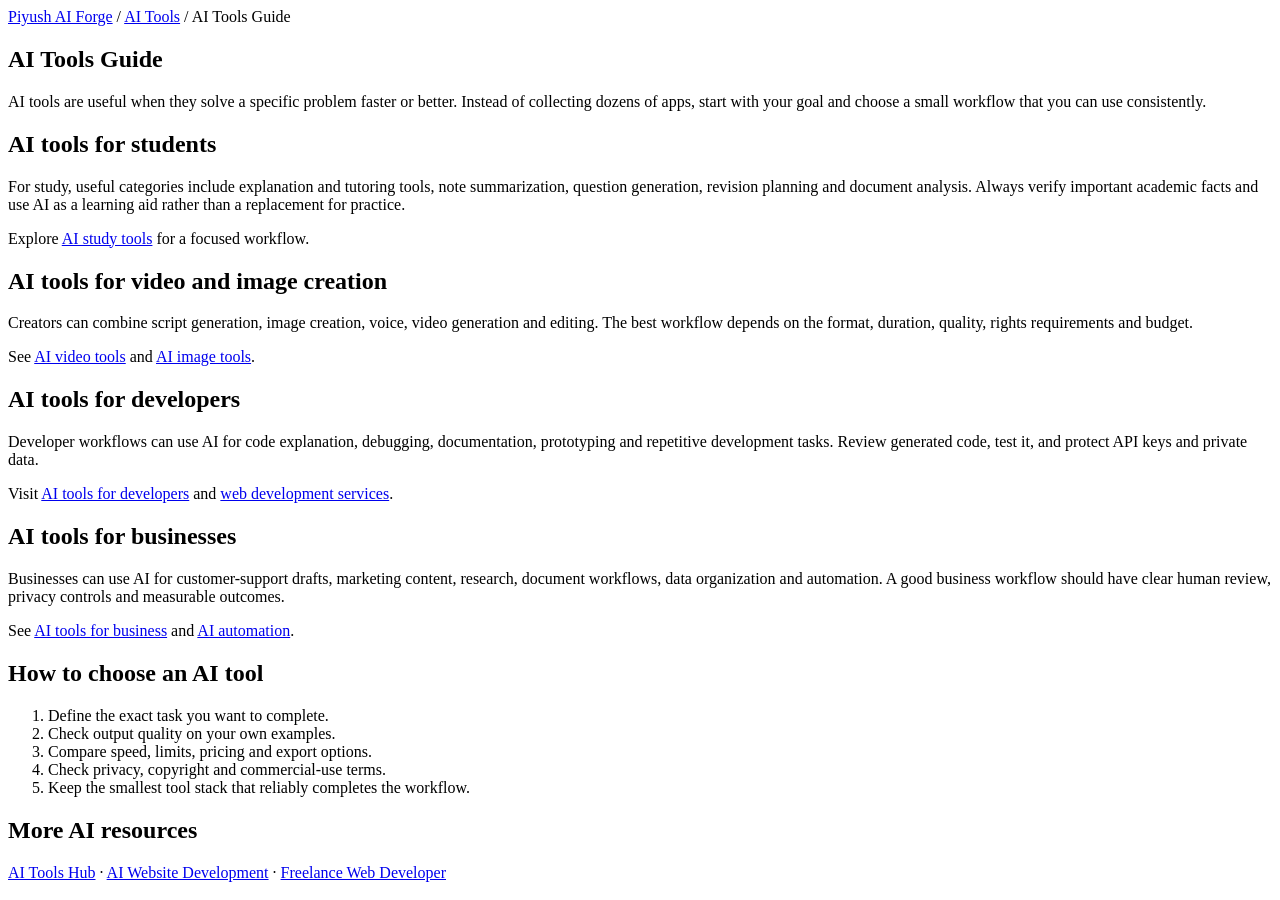
<file: ai-tools-guide.html>
<!DOCTYPE html>
<html lang="en">
<head>
  <meta charset="UTF-8">
  <meta name="viewport" content="width=device-width, initial-scale=1.0">
  <title>AI Tools Guide: Best AI Tools for Students, Creators & Developers | Piyush AI Forge</title>
  <meta name="description" content="A practical AI tools guide for students, creators, developers and businesses. Learn how to choose AI tools for writing, images, video, coding, study and automation.">
  <meta name="robots" content="index,follow">
  <link rel="canonical" href="https://piyush-aiforge-108.vercel.app/ai-tools-guide.html">
  <meta property="og:title" content="AI Tools Guide | Piyush AI Forge">
  <meta property="og:description" content="Practical guidance for choosing AI tools for study, content, coding, images, video and automation.">
  <meta property="og:type" content="article">
  <meta property="og:url" content="https://piyush-aiforge-108.vercel.app/ai-tools-guide.html">
  <script type="application/ld+json">
  {
    "@context":"https://schema.org",
    "@type":"Article",
    "headline":"AI Tools Guide: Best AI Tools for Students, Creators & Developers",
    "description":"A practical guide to selecting AI tools for study, content creation, development and automation.",
    "mainEntityOfPage":{"@type":"WebPage","@id":"https://piyush-aiforge-108.vercel.app/ai-tools-guide.html"},
    "author":{"@type":"Person","name":"Piyush Kumar"},
    "publisher":{"@type":"Organization","name":"Piyush AI Forge"}
  }
  </script>
</head>
<body>
  <main>
    <nav aria-label="Breadcrumb">
      <a href="/">Piyush AI Forge</a> / <a href="/ai-tools.html">AI Tools</a> / AI Tools Guide
    </nav>
    <article>
      <h1>AI Tools Guide</h1>
      <p>AI tools are useful when they solve a specific problem faster or better. Instead of collecting dozens of apps, start with your goal and choose a small workflow that you can use consistently.</p>

      <h2>AI tools for students</h2>
      <p>For study, useful categories include explanation and tutoring tools, note summarization, question generation, revision planning and document analysis. Always verify important academic facts and use AI as a learning aid rather than a replacement for practice.</p>
      <p>Explore <a href="/ai-study-tools.html">AI study tools</a> for a focused workflow.</p>

      <h2>AI tools for video and image creation</h2>
      <p>Creators can combine script generation, image creation, voice, video generation and editing. The best workflow depends on the format, duration, quality, rights requirements and budget.</p>
      <p>See <a href="/ai-video-tools.html">AI video tools</a> and <a href="/ai-image-tools.html">AI image tools</a>.</p>

      <h2>AI tools for developers</h2>
      <p>Developer workflows can use AI for code explanation, debugging, documentation, prototyping and repetitive development tasks. Review generated code, test it, and protect API keys and private data.</p>
      <p>Visit <a href="/ai-tools-for-developers.html">AI tools for developers</a> and <a href="/web-developer.html">web development services</a>.</p>

      <h2>AI tools for businesses</h2>
      <p>Businesses can use AI for customer-support drafts, marketing content, research, document workflows, data organization and automation. A good business workflow should have clear human review, privacy controls and measurable outcomes.</p>
      <p>See <a href="/ai-tools-for-business.html">AI tools for business</a> and <a href="/ai-automation.html">AI automation</a>.</p>

      <h2>How to choose an AI tool</h2>
      <ol>
        <li>Define the exact task you want to complete.</li>
        <li>Check output quality on your own examples.</li>
        <li>Compare speed, limits, pricing and export options.</li>
        <li>Check privacy, copyright and commercial-use terms.</li>
        <li>Keep the smallest tool stack that reliably completes the workflow.</li>
      </ol>

      <h2>More AI resources</h2>
      <p><a href="/ai-tools.html">AI Tools Hub</a> · <a href="/ai-website.html">AI Website Development</a> · <a href="/freelance-web-developer.html">Freelance Web Developer</a></p>
    </article>
  </main>
</body>
</html>
</file>
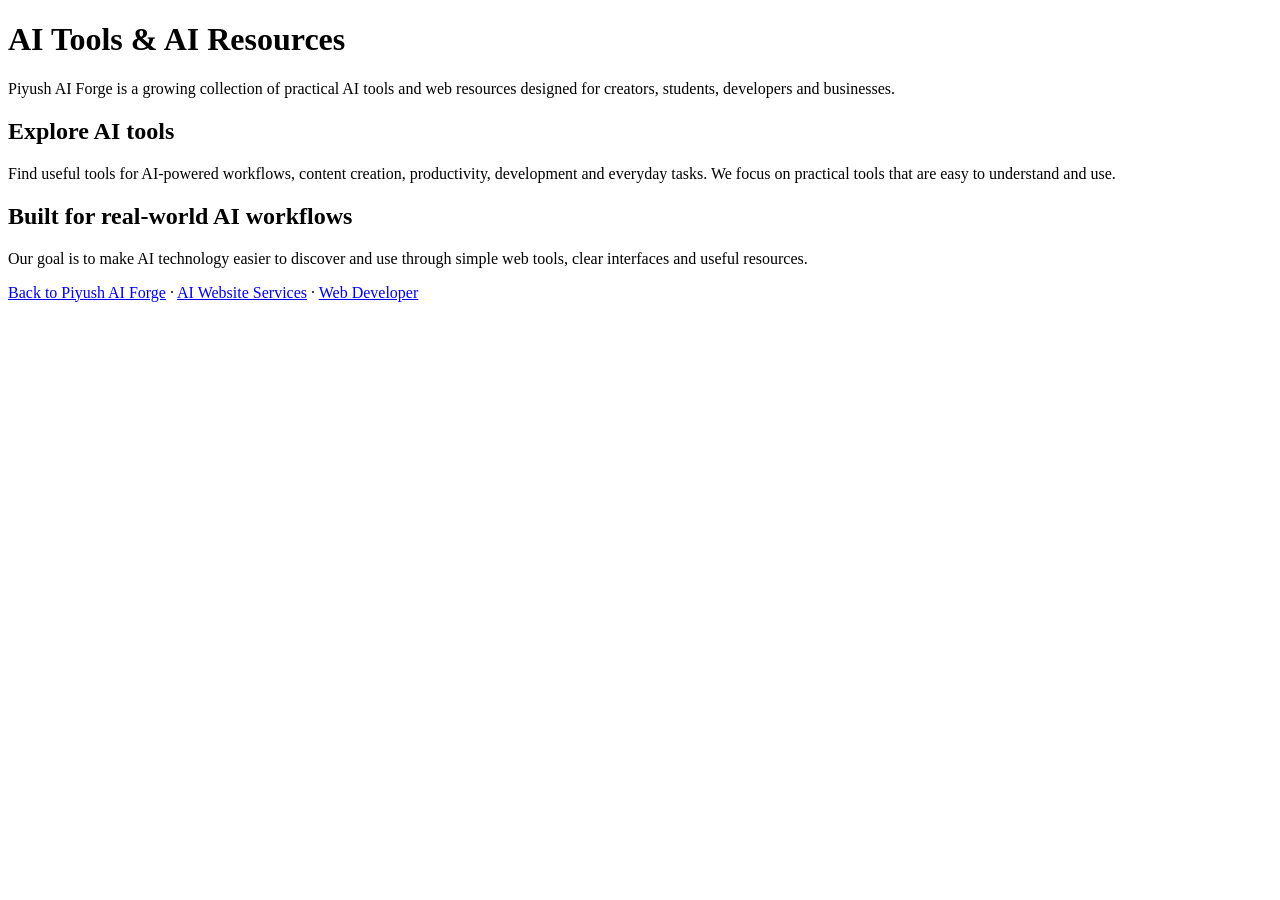
<file: ai-tools.html>
<!doctype html>
<html lang="en">
<head>
<meta charset="utf-8">
<meta name="viewport" content="width=device-width,initial-scale=1">
<title>AI Tools & AI Resources | Piyush AI Forge</title>
<meta name="description" content="Discover practical AI tools, AI resources and web tools from Piyush AI Forge. Explore useful AI solutions for creators, students, businesses and developers.">
<link rel="canonical" href="https://piyush-aiforge-108.vercel.app/ai-tools.html">
<meta name="robots" content="index,follow">
</head>
<body>
<main>
<h1>AI Tools & AI Resources</h1>
<p>Piyush AI Forge is a growing collection of practical AI tools and web resources designed for creators, students, developers and businesses.</p>
<h2>Explore AI tools</h2>
<p>Find useful tools for AI-powered workflows, content creation, productivity, development and everyday tasks. We focus on practical tools that are easy to understand and use.</p>
<h2>Built for real-world AI workflows</h2>
<p>Our goal is to make AI technology easier to discover and use through simple web tools, clear interfaces and useful resources.</p>
<p><a href="/">Back to Piyush AI Forge</a> · <a href="/ai-website.html">AI Website Services</a> · <a href="/web-developer.html">Web Developer</a></p>
</main>
<script type="application/ld+json">{"@context":"https://schema.org","@type":"WebPage","name":"AI Tools & AI Resources | Piyush AI Forge","description":"Practical AI tools and resources from Piyush AI Forge","url":"https://piyush-aiforge-108.vercel.app/ai-tools.html","isPartOf":{"@type":"WebSite","name":"Piyush AI Forge","url":"https://piyush-aiforge-108.vercel.app/"}}</script>
</body>
</html>
</file>
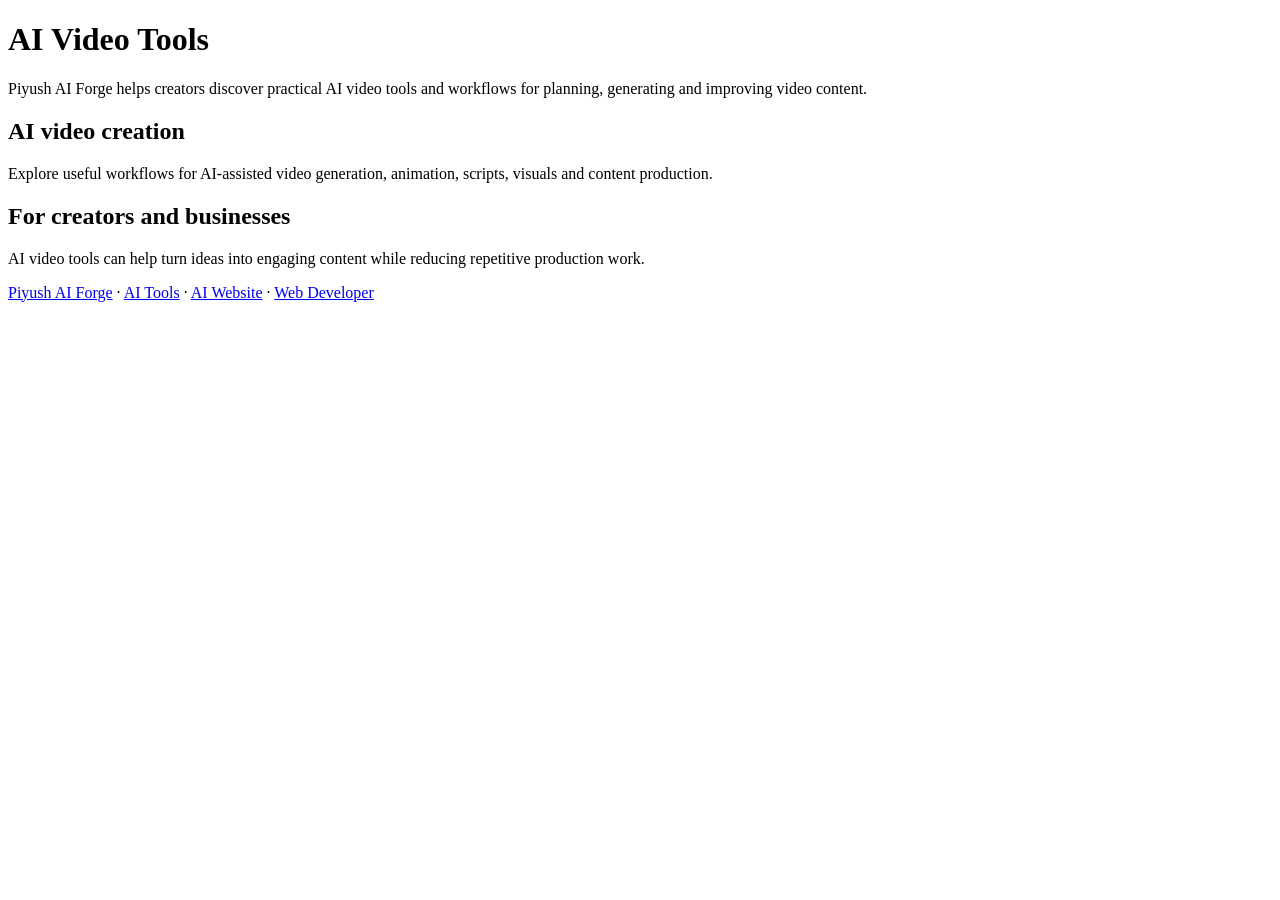
<file: ai-video-tools.html>
<!doctype html>
<html lang="en"><head><meta charset="utf-8"><meta name="viewport" content="width=device-width,initial-scale=1"><title>AI Video Tools | AI Video Creation Tools | Piyush AI Forge</title><meta name="description" content="Explore practical AI video tools and resources for creating, editing and planning AI-powered videos with Piyush AI Forge."><link rel="canonical" href="https://piyush-aiforge-108.vercel.app/ai-video-tools.html"><meta name="robots" content="index,follow"></head><body><main><h1>AI Video Tools</h1><p>Piyush AI Forge helps creators discover practical AI video tools and workflows for planning, generating and improving video content.</p><h2>AI video creation</h2><p>Explore useful workflows for AI-assisted video generation, animation, scripts, visuals and content production.</p><h2>For creators and businesses</h2><p>AI video tools can help turn ideas into engaging content while reducing repetitive production work.</p><p><a href="/">Piyush AI Forge</a> · <a href="/ai-tools.html">AI Tools</a> · <a href="/ai-website.html">AI Website</a> · <a href="/web-developer.html">Web Developer</a></p></main><script type="application/ld+json">{"@context":"https://schema.org","@type":"WebPage","name":"AI Video Tools | Piyush AI Forge","url":"https://piyush-aiforge-108.vercel.app/ai-video-tools.html","isPartOf":{"@type":"WebSite","name":"Piyush AI Forge","url":"https://piyush-aiforge-108.vercel.app/"}}</script></body></html>
</file>
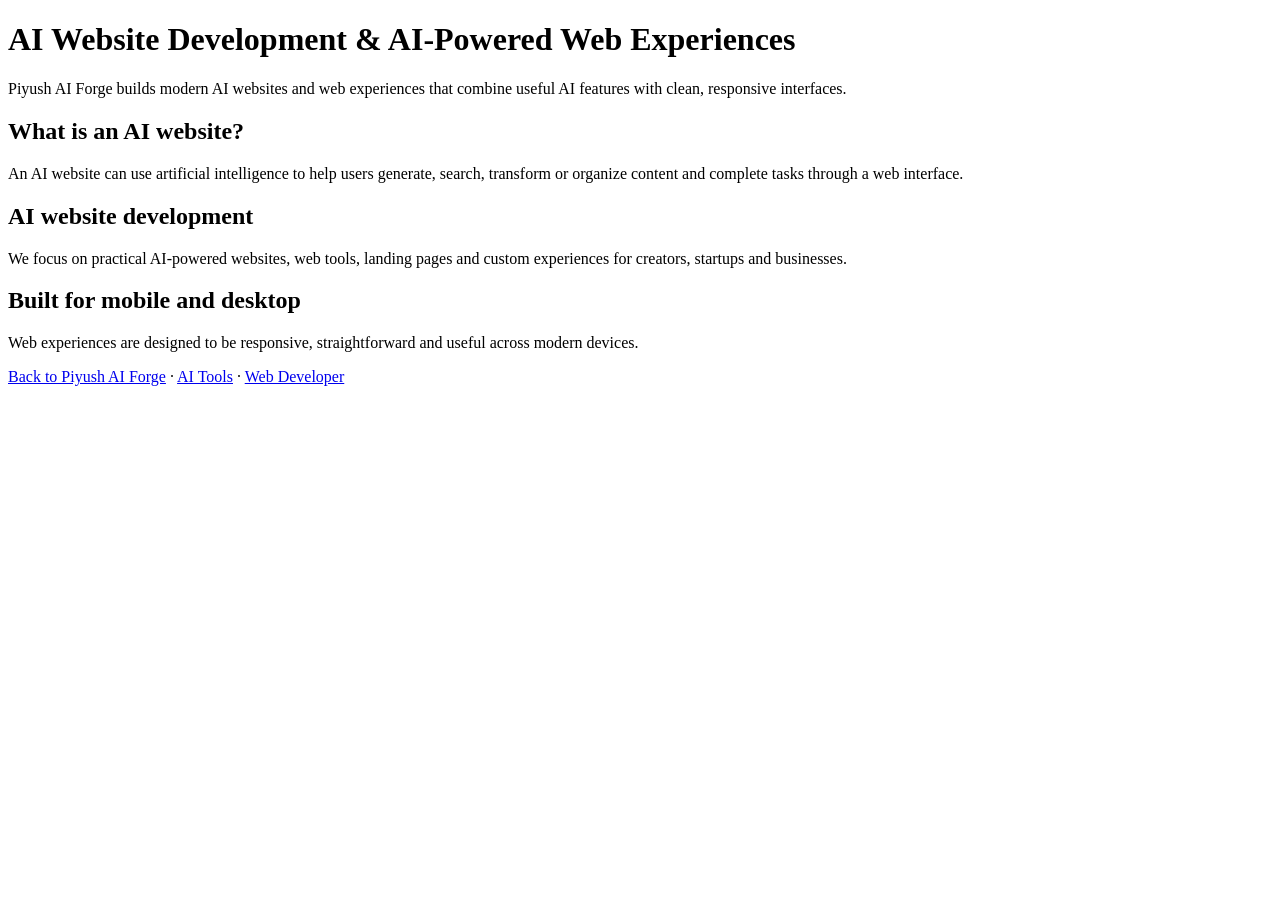
<file: ai-website.html>
<!doctype html>
<html lang="en">
<head>
<meta charset="utf-8">
<meta name="viewport" content="width=device-width,initial-scale=1">
<title>AI Website Development | AI-Powered Websites | Piyush AI Forge</title>
<meta name="description" content="Build modern AI websites and AI-powered web experiences with Piyush AI Forge. Explore custom AI website development for creators, startups and businesses.">
<link rel="canonical" href="https://piyush-aiforge-108.vercel.app/ai-website.html">
<meta name="robots" content="index,follow">
</head>
<body>
<main>
<h1>AI Website Development & AI-Powered Web Experiences</h1>
<p>Piyush AI Forge builds modern AI websites and web experiences that combine useful AI features with clean, responsive interfaces.</p>
<h2>What is an AI website?</h2>
<p>An AI website can use artificial intelligence to help users generate, search, transform or organize content and complete tasks through a web interface.</p>
<h2>AI website development</h2>
<p>We focus on practical AI-powered websites, web tools, landing pages and custom experiences for creators, startups and businesses.</p>
<h2>Built for mobile and desktop</h2>
<p>Web experiences are designed to be responsive, straightforward and useful across modern devices.</p>
<p><a href="/">Back to Piyush AI Forge</a> · <a href="/ai-tools.html">AI Tools</a> · <a href="/web-developer.html">Web Developer</a></p>
</main>
<script type="application/ld+json">{"@context":"https://schema.org","@type":"WebPage","name":"AI Website Development | Piyush AI Forge","description":"AI website development and AI-powered web experiences","url":"https://piyush-aiforge-108.vercel.app/ai-website.html","isPartOf":{"@type":"WebSite","name":"Piyush AI Forge","url":"https://piyush-aiforge-108.vercel.app/"}}</script>
</body>
</html>
</file>
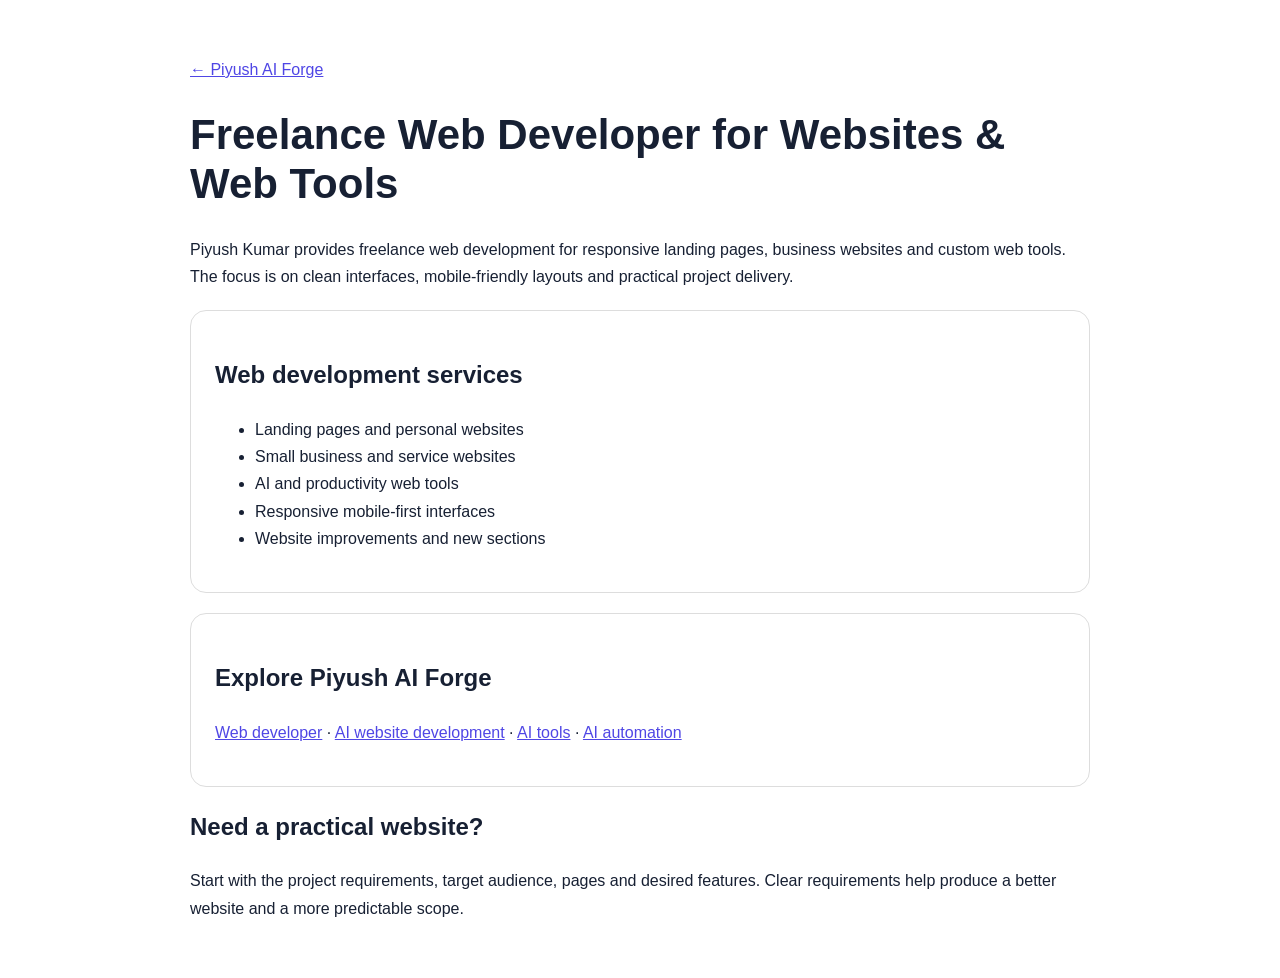
<file: freelance-web-developer.html>
<!DOCTYPE html>
<html lang="en">
<head>
  <meta charset="UTF-8">
  <meta name="viewport" content="width=device-width, initial-scale=1.0">
  <title>Freelance Web Developer | Websites & Web Tools | Piyush Kumar</title>
  <meta name="description" content="Freelance web developer Piyush Kumar builds landing pages, business websites and practical web tools with responsive design and clear project pricing.">
  <link rel="canonical" href="https://piyush-aiforge-108.vercel.app/freelance-web-developer.html">
  <meta name="robots" content="index, follow">
  <meta property="og:title" content="Freelance Web Developer | Piyush Kumar">
  <meta property="og:description" content="Landing pages, business websites and practical web tools with responsive design and clear pricing.">
  <meta property="og:type" content="website">
  <meta property="og:url" content="https://piyush-aiforge-108.vercel.app/freelance-web-developer.html">
  <script type="application/ld+json">
  {
    "@context":"https://schema.org",
    "@type":"WebPage",
    "name":"Freelance Web Developer | Websites & Web Tools",
    "url":"https://piyush-aiforge-108.vercel.app/freelance-web-developer.html",
    "description":"Freelance web development for landing pages, business websites and practical web tools.",
    "isPartOf":{"@type":"WebSite","name":"Piyush AI Forge","url":"https://piyush-aiforge-108.vercel.app/"}
  }
  </script>
  <style>
    body{font-family:Arial,sans-serif;max-width:900px;margin:auto;padding:40px 20px;line-height:1.7;color:#172033}a{color:#4f46e5}.box{padding:24px;border:1px solid #ddd;border-radius:16px;margin:20px 0}h1{font-size:42px;line-height:1.15}
  </style>
</head>
<body>
  <p><a href="/">← Piyush AI Forge</a></p>
  <main>
    <h1>Freelance Web Developer for Websites &amp; Web Tools</h1>
    <p>Piyush Kumar provides freelance web development for responsive landing pages, business websites and custom web tools. The focus is on clean interfaces, mobile-friendly layouts and practical project delivery.</p>
    <div class="box"><h2>Web development services</h2><ul><li>Landing pages and personal websites</li><li>Small business and service websites</li><li>AI and productivity web tools</li><li>Responsive mobile-first interfaces</li><li>Website improvements and new sections</li></ul></div>
    <div class="box"><h2>Explore Piyush AI Forge</h2><p><a href="/web-developer.html">Web developer</a> · <a href="/ai-website.html">AI website development</a> · <a href="/ai-tools.html">AI tools</a> · <a href="/ai-automation.html">AI automation</a></p></div>
    <h2>Need a practical website?</h2>
    <p>Start with the project requirements, target audience, pages and desired features. Clear requirements help produce a better website and a more predictable scope.</p>
  </main>
</body>
</html>
</file>
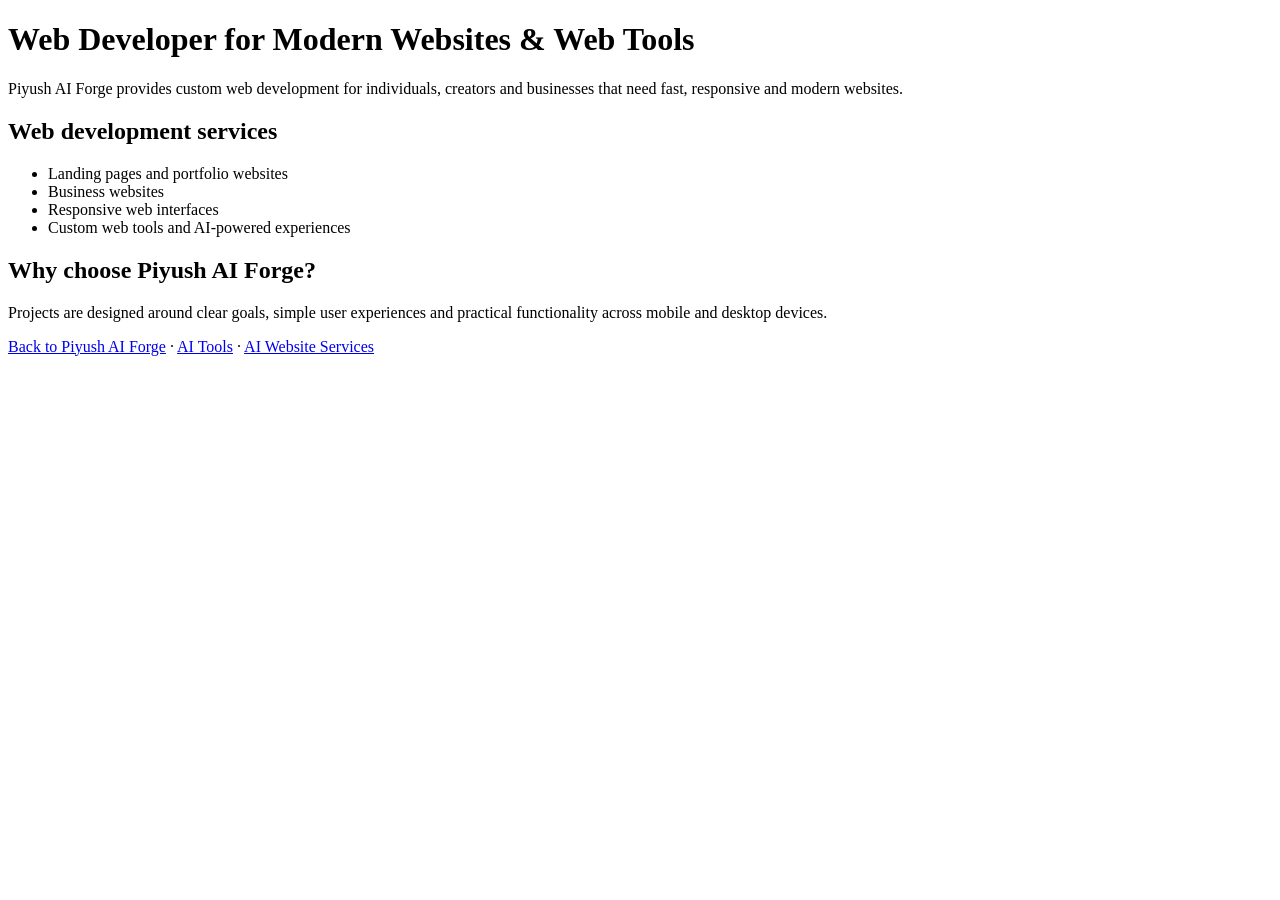
<file: web-developer.html>
<!doctype html>
<html lang="en">
<head>
<meta charset="utf-8">
<meta name="viewport" content="width=device-width,initial-scale=1">
<title>Web Developer | Websites & Web Tools | Piyush AI Forge</title>
<meta name="description" content="Piyush AI Forge offers custom web development for landing pages, business websites and useful web tools with modern responsive design.">
<link rel="canonical" href="https://piyush-aiforge-108.vercel.app/web-developer.html">
<meta name="robots" content="index,follow">
</head>
<body>
<main>
<h1>Web Developer for Modern Websites & Web Tools</h1>
<p>Piyush AI Forge provides custom web development for individuals, creators and businesses that need fast, responsive and modern websites.</p>
<h2>Web development services</h2>
<ul><li>Landing pages and portfolio websites</li><li>Business websites</li><li>Responsive web interfaces</li><li>Custom web tools and AI-powered experiences</li></ul>
<h2>Why choose Piyush AI Forge?</h2>
<p>Projects are designed around clear goals, simple user experiences and practical functionality across mobile and desktop devices.</p>
<p><a href="/">Back to Piyush AI Forge</a> · <a href="/ai-tools.html">AI Tools</a> · <a href="/ai-website.html">AI Website Services</a></p>
</main>
<script type="application/ld+json">{"@context":"https://schema.org","@type":"WebPage","name":"Web Developer | Piyush AI Forge","description":"Custom web development for websites and web tools","url":"https://piyush-aiforge-108.vercel.app/web-developer.html","isPartOf":{"@type":"WebSite","name":"Piyush AI Forge","url":"https://piyush-aiforge-108.vercel.app/"}}</script>
</body>
</html>
</file>
<file: css/styles.css>
/* ============================================================
   Piyush Kumar — Web & App Developer · Styles
   Dark, premium, developer-themed · Inter + Space Grotesk
   ============================================================ */

/* ---------- Fonts ---------- */
@font-face {
  font-family: 'Inter';
  font-style: normal;
  font-weight: 400;
  font-display: swap;
  src: url('../fonts/inter-latin-400-normal.woff2') format('woff2');
}
@font-face {
  font-family: 'Inter';
  font-style: normal;
  font-weight: 500;
  font-display: swap;
  src: url('../fonts/inter-latin-500-normal.woff2') format('woff2');
}
@font-face {
  font-family: 'Inter';
  font-style: normal;
  font-weight: 600;
  font-display: swap;
  src: url('../fonts/inter-latin-600-normal.woff2') format('woff2');
}
@font-face {
  font-family: 'Inter';
  font-style: normal;
  font-weight: 700;
  font-display: swap;
  src: url('../fonts/inter-latin-700-normal.woff2') format('woff2');
}
@font-face {
  font-family: 'Space Grotesk';
  font-style: normal;
  font-weight: 500;
  font-display: swap;
  src: url('../fonts/space-grotesk-latin-500-normal.woff2') format('woff2');
}
@font-face {
  font-family: 'Space Grotesk';
  font-style: normal;
  font-weight: 600;
  font-display: swap;
  src: url('../fonts/space-grotesk-latin-600-normal.woff2') format('woff2');
}
@font-face {
  font-family: 'Space Grotesk';
  font-style: normal;
  font-weight: 700;
  font-display: swap;
  src: url('../fonts/space-grotesk-latin-700-normal.woff2') format('woff2');
}
@font-face {
  font-family: 'Noto Serif Devanagari';
  font-style: normal;
  font-weight: 600;
  font-display: swap;
  src: url('../fonts/noto-serif-devanagari-devanagari-600-normal.woff2') format('woff2');
  unicode-range: U+0900-097F, U+1CD0-1CF9, U+200C-200D, U+20A8, U+20B9, U+25CC, U+A830-A839;
}

/* ---------- Tokens ---------- */
:root {
  --bg: #070b15;
  --bg-2: #0a0f1f;
  --ink: #e9edf8;
  --ink-soft: #b9c2d8;
  --muted: #8b96b0;
  --faint: #5f6a85;
  --line: rgba(155, 170, 205, .15);
  --line-strong: rgba(155, 170, 205, .26);
  --indigo: #7c8cff;
  --violet: #a78bfa;
  --cyan: #38d2f5;
  --green: #43d9a0;
  --gold: #f5c452;
  --wa: #2bd167;
  --wa-deep: #1faf52;
  --grad: linear-gradient(100deg, #7c8cff 0%, #a78bfa 55%, #c084fc 100%);
  --grad-cyan: linear-gradient(100deg, #38d2f5, #7c8cff);
  --panel: linear-gradient(180deg, rgba(255,255,255,.045), rgba(255,255,255,.015));
  --card: linear-gradient(180deg, rgba(255,255,255,.05), rgba(255,255,255,.018));
  --r-lg: 24px;
  --r-md: 17px;
  --r-sm: 12px;
  --font-body: 'Inter', 'Segoe UI', system-ui, -apple-system, sans-serif;
  --font-head: 'Space Grotesk', 'Inter', system-ui, sans-serif;
  --shadow: 0 24px 60px -28px rgba(2, 6, 18, .85);
  --glow: 0 10px 44px -12px rgba(124, 140, 255, .55);
  --nav-h: 76px;
}

/* ---------- Base ---------- */
* { box-sizing: border-box; margin: 0; padding: 0; }
[hidden] { display: none !important; }
html { scroll-behavior: smooth; }
body {
  font-family: var(--font-body);
  background: var(--bg);
  color: var(--ink);
  line-height: 1.62;
  font-size: 16.5px;
  -webkit-font-smoothing: antialiased;
  overflow-x: hidden;
}
/* ambient background: grid + glow */
body::before {
  content: "";
  position: fixed;
  inset: 0;
  z-index: -2;
  background:
    radial-gradient(900px 520px at 85% -8%, rgba(124, 140, 255, .14), transparent 62%),
    radial-gradient(760px 480px at -12% 32%, rgba(56, 210, 245, .08), transparent 60%),
    radial-gradient(800px 600px at 55% 110%, rgba(167, 139, 250, .1), transparent 65%),
    var(--bg);
}
body::after {
  content: "";
  position: fixed;
  inset: 0;
  z-index: -1;
  background-image:
    linear-gradient(rgba(140, 155, 205, .045) 1px, transparent 1px),
    linear-gradient(90deg, rgba(140, 155, 205, .045) 1px, transparent 1px);
  background-size: 56px 56px;
  mask-image: radial-gradient(1100px 800px at 50% 0%, #000 30%, transparent 78%);
  -webkit-mask-image: radial-gradient(1100px 800px at 50% 0%, #000 30%, transparent 78%);
  pointer-events: none;
}
::selection { background: rgba(124, 140, 255, .35); }
a { color: var(--indigo); text-decoration: none; }
a:hover { color: var(--violet); }
img { max-width: 100%; display: block; }

.font-dev { font-family: 'Noto Serif Devanagari', 'Inter', sans-serif; }
.om-text { color: var(--gold); font-weight: 600; letter-spacing: .5px; }

.container { max-width: 1160px; margin: 0 auto; padding: 0 26px; }
.section { padding: 104px 0; scroll-margin-top: 88px; }
.section-alt {
  background: linear-gradient(180deg, rgba(255,255,255,.024), rgba(255,255,255,.008)),
              radial-gradient(700px 380px at 50% 0%, rgba(124, 140, 255, .07), transparent 70%);
  border-top: 1px solid var(--line);
  border-bottom: 1px solid var(--line);
}
.sec-head { max-width: 780px; margin: 0 auto 56px; text-align: center; }
.kicker {
  font-family: var(--font-head);
  font-weight: 600;
  font-size: 13px;
  letter-spacing: .28em;
  text-transform: uppercase;
  background: var(--grad);
  -webkit-background-clip: text;
  background-clip: text;
  -webkit-text-fill-color: transparent;
  color: transparent;
  margin-bottom: 14px;
}
.sec-title {
  font-family: var(--font-head);
  font-weight: 700;
  font-size: clamp(30px, 4.6vw, 44px);
  line-height: 1.12;
  letter-spacing: -.02em;
}
.lead { color: var(--muted); font-size: 18px; margin-top: 18px; }
.sec-head a, .lead a { color: var(--cyan); border-bottom: 1px dashed rgba(56,210,245,.5); }
.sec-head a:hover { color: #7be2ff; }

.ic { width: 1em; height: 1em; fill: none; stroke: currentColor; stroke-width: 1.9; stroke-linecap: round; stroke-linejoin: round; flex: none; }
.ic { vertical-align: -0.16em; }

/* ---------- Top signature strip ---------- */
.top-om {
  display: flex;
  align-items: center;
  justify-content: center;
  gap: 18px;
  padding: 10px 22px 12px;
}
.top-om-line { height: 1px; width: min(180px, 22vw); background: linear-gradient(90deg, transparent, rgba(245,196,82,.4), transparent); }
.om-text { font-size: 14px; letter-spacing: 2px; }

/* ---------- Header ---------- */
.site-header {
  position: sticky;
  top: 0;
  z-index: 60;
  border-bottom: 1px solid transparent;
  transition: border-color .3s, background .3s, backdrop-filter .3s;
}
.site-header.is-solid {
  background: rgba(8, 12, 24, .82);
  -webkit-backdrop-filter: blur(14px);
  backdrop-filter: blur(14px);
  border-bottom-color: var(--line);
}
.nav-wrap { display: flex; align-items: center; justify-content: space-between; gap: 18px; min-height: var(--nav-h); }

.brand { display: inline-flex; align-items: center; gap: 12px; color: var(--ink); }
.brand:hover { color: var(--ink); }
.brand-mark {
  width: 40px; height: 40px;
  display: grid; place-items: center;
  border-radius: 12px;
  background: linear-gradient(145deg, #151c33, #0d1428);
  border: 1px solid var(--line-strong);
  color: #9fb0ff;
  box-shadow: inset 0 1px 0 rgba(255,255,255,.08), 0 6px 18px -8px rgba(0,0,0,.7);
}
.brand-mark .ic { width: 21px; height: 21px; }
.brand-name { font-family: var(--font-head); font-weight: 700; font-size: 19px; letter-spacing: -.01em; line-height: 1.1; }
.brand-name .dot { color: var(--indigo); }
.brand-sub { display: block; font-size: 11px; letter-spacing: .14em; text-transform: uppercase; color: var(--faint); margin-top: 1px; }

.main-nav { display: flex; align-items: center; gap: 4px; }
.nav-link {
  position: relative;
  color: var(--ink-soft);
  font-size: 14.5px;
  font-weight: 500;
  padding: 9px 13px;
  border-radius: 10px;
  transition: color .2s, background .2s;
  display: inline-flex;
  align-items: center;
  gap: 7px;
}
.nav-link .ic { width: 15px; height: 15px; }
.nav-link:hover { color: var(--ink); background: rgba(255,255,255,.05); }
.nav-link.is-active { color: #fff; }
.nav-link.is-active::after {
  content: "";
  position: absolute;
  left: 13px; right: 13px; bottom: 3px;
  height: 2px; border-radius: 2px;
  background: var(--grad);
}
.nav-cta {
  margin-left: 8px;
  background: linear-gradient(180deg, rgba(124,140,255,.16), rgba(124,140,255,.08));
  border: 1px solid rgba(124,140,255,.38);
  color: #cdd4ff;
}
.nav-cta:hover { background: rgba(124,140,255,.24); color: #fff; }
.nav-wa { color: #79e6a8; margin-left: 6px; border: 1px solid rgba(43,209,103,.3); background: rgba(43,209,103,.07); }
.nav-wa:hover { background: rgba(43,209,103,.15); color: #9df0bf; }

.menu-btn {
  display: none;
  width: 44px; height: 44px;
  place-items: center;
  background: rgba(255,255,255,.05);
  border: 1px solid var(--line-strong);
  border-radius: 12px;
  color: var(--ink);
  cursor: pointer;
}
.menu-btn .ic { width: 22px; height: 22px; }
.menu-btn .ic-close { display: none; }
body.menu-open .menu-btn .ic-close { display: block; }
body.menu-open .menu-btn .ic-open { display: none; }

/* ---------- Buttons ---------- */
.btn {
  display: inline-flex;
  align-items: center;
  justify-content: center;
  gap: 9px;
  font-family: var(--font-body);
  font-weight: 600;
  font-size: 15.5px;
  line-height: 1;
  padding: 15px 24px;
  border-radius: 13px;
  border: 1px solid transparent;
  cursor: pointer;
  transition: transform .18s, box-shadow .25s, background .25s, border-color .25s, color .2s;
  text-align: center;
  white-space: nowrap;
}
.btn .ic { width: 17px; height: 17px; }
.btn:active { transform: translateY(1px) scale(.99); }
.btn-primary {
  background: var(--grad);
  color: #fff;
  box-shadow: 0 14px 34px -12px rgba(124,140,255,.65), inset 0 1px 0 rgba(255,255,255,.25);
}
.btn-primary:hover { color: #fff; transform: translateY(-1px); box-shadow: 0 18px 42px -12px rgba(124,140,255,.85), inset 0 1px 0 rgba(255,255,255,.25); }
.btn-ghost {
  background: rgba(255,255,255,.04);
  border-color: var(--line-strong);
  color: var(--ink);
}
.btn-ghost:hover { background: rgba(255,255,255,.09); border-color: rgba(255,255,255,.35); color: #fff; }
.wa-ic { color: var(--wa); }
.btn-wa {
  background: linear-gradient(180deg, #2fdb74, #1faf52);
  color: #03240f;
  box-shadow: 0 12px 30px -10px rgba(43,209,103,.55), inset 0 1px 0 rgba(255,255,255,.4);
}
.btn-wa:hover { color: #04170b; filter: brightness(1.06); transform: translateY(-1px); }
.btn-wa .ic { stroke: none; fill: currentColor; width: 18px; height: 18px; }
.btn-wa-sm {
  background: rgba(43,209,103,.12);
  border-color: rgba(43,209,103,.4);
  color: #8ceeb4;
  padding: 11px 18px;
  font-size: 14px;
  border-radius: 11px;
}
.btn-wa-sm .ic { stroke: none; fill: currentColor; width: 16px; height: 16px; }
.btn-wa-sm:hover { background: rgba(43,209,103,.2); color: #b9f6d2; }
.btn-lg { padding: 17px 30px; font-size: 16.5px; border-radius: 14px; }
.linkish { color: var(--cyan); font-size: 14px; border-bottom: 1px dashed rgba(56,210,245,.5); }
.linkish:hover { color: #9ceaff; }

/* ---------- Hero ---------- */
.hero {
  position: relative;
  min-height: calc(100vh - 84px);
  display: flex;
  align-items: center;
  padding: 64px 0 0;
  overflow: hidden;
}
/* generated illustration as subtle right-side ambient art */
.hero-bg {
  position: absolute;
  inset: 0;
  z-index: 0;
  background-image: url('../assets/hero-art.jpg');
  background-size: 56% auto;
  background-repeat: no-repeat;
  background-position: 96% 46%;
  opacity: .82;
  -webkit-mask-image: linear-gradient(90deg, transparent 22%, #000 62%);
  mask-image: linear-gradient(90deg, transparent 22%, #000 62%);
  animation: heroDrift 16s ease-in-out infinite alternate;
  pointer-events: none;
}
@keyframes heroDrift {
  from { transform: translateY(0) scale(1); }
  to { transform: translateY(-14px) scale(1.045); }
}
.hero-orbs { position: absolute; inset: 0; z-index: 0; pointer-events: none; }
.orb { position: absolute; border-radius: 50%; filter: blur(70px); opacity: .5; }
.orb.o1 { width: 380px; height: 380px; right: 6%; top: -90px; background: radial-gradient(circle, rgba(124,140,255,.5), transparent 70%); animation: orbFloat 11s ease-in-out infinite alternate; }
.orb.o2 { width: 260px; height: 260px; left: -60px; top: 42%; background: radial-gradient(circle, rgba(56,210,245,.34), transparent 70%); animation: orbFloat 9s ease-in-out infinite alternate-reverse; }
.orb.o3 { width: 300px; height: 300px; right: 22%; bottom: -90px; background: radial-gradient(circle, rgba(167,139,250,.32), transparent 70%); animation: orbFloat 13s ease-in-out infinite alternate; }
@keyframes orbFloat { from { transform: translateY(0); } to { transform: translateY(-28px); } }

.hero-grid {
  position: relative;
  z-index: 1;
  width: 100%;
  display: grid;
  grid-template-columns: 1.12fr .88fr;
  align-items: center;
  gap: 30px;
}
.hero-copy { padding: 30px 0 84px; }

.hero-eyebrow {
  display: inline-flex;
  align-items: center;
  gap: 9px;
  font-size: 13px;
  font-weight: 600;
  letter-spacing: .06em;
  text-transform: uppercase;
  color: var(--muted);
  background: rgba(255,255,255,.04);
  border: 1px solid var(--line);
  border-radius: 999px;
  padding: 8px 16px;
  margin-bottom: 26px;
}
.pulse-dot { width: 8px; height: 8px; border-radius: 50%; background: var(--green); box-shadow: 0 0 0 0 rgba(67,217,160,.6); animation: pulse 2.2s infinite; }
@keyframes pulse { 70% { box-shadow: 0 0 0 9px rgba(67,217,160,0); } 100% { box-shadow: 0 0 0 0 rgba(67,217,160,0); } }

.hero-name {
  font-family: var(--font-head);
  font-size: clamp(52px, 7.4vw, 92px);
  font-weight: 700;
  line-height: 1;
  letter-spacing: -.035em;
  background: linear-gradient(180deg, #ffffff 30%, #b9c8ff 100%);
  -webkit-background-clip: text;
  background-clip: text;
  -webkit-text-fill-color: transparent;
  color: transparent;
}
.hero-role {
  margin-top: 14px;
  font-family: var(--font-head);
  font-size: clamp(16.5px, 2.1vw, 21px);
  font-weight: 500;
  color: var(--ink-soft);
  letter-spacing: -.005em;
}
.hero-role .sep { color: var(--violet); margin: 0 6px; }
.hero-statement {
  margin-top: 22px;
  font-family: var(--font-head);
  font-weight: 600;
  font-size: clamp(19px, 2.6vw, 26px);
  line-height: 1.34;
  letter-spacing: -.015em;
  color: var(--ink);
  max-width: 34ch;
}
.hl { color: transparent; background: var(--grad); -webkit-background-clip: text; background-clip: text; }
.hl-cyan { background: var(--grad-cyan); -webkit-background-clip: text; background-clip: text; }
.hero-sub { margin-top: 16px; color: var(--muted); font-size: 16.5px; max-width: 56ch; }

.hero-actions { display: flex; flex-wrap: wrap; gap: 13px; margin-top: 30px; }
.hero-trust {
  list-style: none;
  display: flex;
  flex-wrap: wrap;
  gap: 10px 22px;
  margin-top: 26px;
  color: var(--ink-soft);
  font-size: 14px;
  font-weight: 500;
}
.hero-trust li { display: inline-flex; align-items: center; gap: 7px; }
.hero-trust .ic { width: 15px; height: 15px; }
.ic.ok { color: var(--green); stroke-width: 3; }

/* floating chips over the art */
.hero-art { position: relative; height: 470px; }
.hero-float-chip {
  position: absolute;
  z-index: 2;
  display: flex;
  align-items: center;
  gap: 12px;
  background: rgba(10, 16, 33, .78);
  border: 1px solid var(--line-strong);
  border-radius: 16px;
  padding: 13px 17px 13px 13px;
  box-shadow: 0 18px 44px -16px rgba(0,0,0,.75), inset 0 1px 0 rgba(255,255,255,.07);
  -webkit-backdrop-filter: blur(10px);
  backdrop-filter: blur(10px);
  animation: chipFloat 6.5s ease-in-out infinite alternate;
}
.hero-float-chip .chip-ic {
  width: 40px; height: 40px;
  display: grid; place-items: center;
  border-radius: 12px;
  background: color-mix(in srgb, var(--chip) 16%, transparent);
  border: 1px solid color-mix(in srgb, var(--chip) 42%, transparent);
  color: var(--chip);
  flex: none;
}
.hero-float-chip .chip-ic .ic { width: 20px; height: 20px; }
.hero-float-chip .chip-t b { display: block; font-family: var(--font-head); font-size: 14px; font-weight: 600; color: #eef1fb; letter-spacing: -.005em; }
.hero-float-chip .chip-t i { display: block; font-style: normal; font-size: 12px; color: var(--muted); margin-top: 1px; }
.chip-ic { --chip: var(--indigo); }
@keyframes chipFloat {
  0% { transform: translateY(0); }
  100% { transform: translateY(-14px); }
}
.c1 { top: 12%; right: 16%; animation-delay: 0s; }
.c2 { top: 44%; right: -3%; animation-delay: 1.6s; }
.c3 { bottom: 8%; right: 22%; animation-delay: .8s; }

/* ticker strip */
.hero-ticker {
  position: relative;
  z-index: 1;
  border-top: 1px solid var(--line);
  padding: 14px 0;
  margin-top: 8px;
  overflow: hidden;
  -webkit-mask-image: linear-gradient(90deg, transparent, #000 12%, #000 88%, transparent);
  mask-image: linear-gradient(90deg, transparent, #000 12%, #000 88%, transparent);
  width: 100%;
}
.ticker-track {
  display: flex;
  gap: 30px;
  width: max-content;
  animation: ticker 30s linear infinite;
  font-family: var(--font-head);
  font-weight: 500;
  font-size: 13.5px;
  letter-spacing: .2em;
  text-transform: uppercase;
  color: var(--faint);
}
.ticker-track span { white-space: nowrap; }
.tk-dot { color: var(--violet); letter-spacing: 0; }
@keyframes ticker { to { transform: translateX(-50%); } }

/* ---------- About ---------- */
.about-grid {
  display: grid;
  grid-template-columns: 1fr 1.15fr;
  gap: 60px;
  align-items: start;
}
.about-left .sec-title { margin-top: 0; }
.about-left .lead { color: var(--ink-soft); font-size: 19px; }
.about-right > p { color: var(--muted); margin-bottom: 16px; }
.about-right strong { color: var(--ink); font-weight: 600; }
.about-chips {
  list-style: none;
  display: flex;
  flex-wrap: wrap;
  gap: 10px;
  margin-top: 24px;
}
.about-chips li {
  font-size: 13.5px;
  font-weight: 500;
  color: var(--ink-soft);
  background: rgba(255,255,255,.045);
  border: 1px solid var(--line);
  border-radius: 999px;
  padding: 8px 15px;
  transition: border-color .2s, transform .2s;
}
.about-chips li::before { content: "▹ "; color: var(--indigo); }
.about-chips li:hover { border-color: var(--line-strong); transform: translateY(-1px); }

/* ---------- Category tabs ---------- */
.cat-tabs {
  display: grid;
  grid-template-columns: repeat(3, 1fr);
  gap: 14px;
  margin: 4px auto 14px;
  max-width: 940px;
}
.cat-tab {
  display: flex;
  align-items: center;
  gap: 14px;
  text-align: left;
  padding: 17px 20px;
  background: rgba(255,255,255,.035);
  border: 1px solid var(--line);
  border-radius: var(--r-md);
  color: var(--ink-soft);
  cursor: pointer;
  font-family: var(--font-body);
  transition: border-color .25s, background .25s, transform .2s, box-shadow .3s;
}
.cat-tab .ic { width: 25px; height: 25px; color: var(--faint); transition: color .25s; }
.cat-tab b { display: block; font-size: 16.5px; font-weight: 600; color: var(--ink); font-family: var(--font-head); }
.cat-tab i { display: block; font-style: normal; font-size: 12.5px; color: var(--muted); margin-top: 2px; }
.cat-tab:hover { border-color: var(--line-strong); background: rgba(255,255,255,.06); transform: translateY(-2px); }
.cat-tab.is-active {
  background: linear-gradient(180deg, rgba(124,140,255,.14), rgba(124,140,255,.05));
  border-color: rgba(124,140,255,.5);
  box-shadow: 0 14px 34px -16px rgba(124,140,255,.5);
}
.cat-tab.is-active .ic { color: var(--indigo); }

.cat-desc {
  max-width: 720px;
  margin: 10px auto 34px;
  text-align: center;
  color: var(--muted);
  font-size: 15.5px;
  min-height: 26px;
}
.cat-desc b { color: var(--ink-soft); font-weight: 600; }

.cat-panel { display: none; }
.cat-panel.is-open { display: block; animation: fadeUp .5s ease both; }
@keyframes fadeUp { from { opacity: 0; transform: translateY(14px); } to { opacity: 1; transform: none; } }

/* ---------- Comparison table (desktop) ---------- */
.cmp-table {
  overflow-x: auto;
  border: 1px solid var(--line);
  border-radius: var(--r-lg);
  background: rgba(9, 14, 28, .6);
  box-shadow: var(--shadow);
  scrollbar-width: thin;
  scrollbar-color: rgba(155,170,205,.35) transparent;
}
.cmp-table table { width: 100%; min-width: 860px; border-collapse: collapse; }
.cmp-table thead th { padding: 0; border-bottom: 1px solid var(--line); }
.cmp-table .th-feat {
  width: 34%;
  text-align: left;
  padding: 18px 22px;
  font-family: var(--font-head);
  font-size: 13px;
  font-weight: 600;
  letter-spacing: .16em;
  text-transform: uppercase;
  color: var(--faint);
}
.plan-cell {
  position: relative;
  width: 22%;
  padding: 22px 18px 20px;
  text-align: center;
  vertical-align: top;
}
.plan-cell::before {
  content: "";
  position: absolute;
  top: 0; left: 0; right: 0;
  height: 3px;
  background: color-mix(in srgb, var(--acc) 75%, white 0%);
  opacity: .9;
}
.plan-cell.is-popular { background: rgba(124,140,255,.05); box-shadow: inset 0 0 60px rgba(124,140,255,.06); }
.plan-pop { position: absolute; top: 12px; right: 12px; font-size: 10px; font-weight: 700; letter-spacing: .1em; text-transform: uppercase; color: color-mix(in srgb, var(--acc) 82%, #fff); border: 1px solid color-mix(in srgb, var(--acc) 55%, transparent); border-radius: 999px; padding: 4px 9px; background: color-mix(in srgb, var(--acc) 12%, transparent); }
.plan-name { font-family: var(--font-head); font-size: 17px; font-weight: 600; letter-spacing: -.01em; color: var(--ink); display: block; }
.plan-sub { font-size: 12px; color: var(--muted); display: block; margin-top: 3px; line-height: 1.45; }
.plan-price { display: block; margin-top: 13px; font-family: var(--font-head); font-size: 30px; font-weight: 700; letter-spacing: -.03em; color: var(--acc); }
.plan-price small { font-size: 12.5px; font-weight: 600; color: var(--muted); letter-spacing: 0; }
.plan-once { display: block; font-size: 11.5px; color: var(--faint); text-transform: uppercase; letter-spacing: .08em; margin-top: 1px; }
.btn-choose {
  margin-top: 15px;
  width: 100%;
  font-size: 14.5px;
  padding: 12px 10px;
  color: #fff;
  background: color-mix(in srgb, var(--acc) 22%, transparent);
  border: 1px solid color-mix(in srgb, var(--acc) 60%, transparent);
  border-radius: 11px;
  cursor: pointer;
  font-family: var(--font-body);
  font-weight: 600;
  transition: background .22s, transform .15s, box-shadow .25s;
}
.btn-choose:hover { background: color-mix(in srgb, var(--acc) 34%, transparent); transform: translateY(-1px); }
.btn-choose.is-selected {
  background: var(--grad);
  border-color: transparent;
  box-shadow: 0 10px 26px -10px rgba(124,140,255,.7);
}
.cmp-table tbody tr { border-top: 1px solid rgba(155,170,205,.09); }
.cmp-table tbody tr:hover { background: rgba(255,255,255,.02); }
.cmp-table tbody td { padding: 11px 18px; font-size: 14px; text-align: center; color: var(--ink-soft); }
.cmp-table tbody td.feat-name {
  text-align: left;
  color: var(--muted);
  font-weight: 500;
  padding-left: 22px;
  width: 34%;
}
td.feat-name .sub-line { display: block; font-size: 11.5px; color: var(--faint); margin-top: 2px; line-height: 1.4; }
.val-line { display: block; line-height: 1.35; }
.v-ok { color: var(--green); }
.v-no { color: #4a546e; }
.v-no .ic { stroke-width: 2.2; }
.cmp-table .ic { width: 16px; height: 16px; }

/* ---------- Mobile plan cards (inside the open panel only) ---------- */
.cat-panel .plan-cards { display: none; }
.plan-card {
  display: flex;
  flex-direction: column;
  background: var(--card);
  border: 1px solid var(--line);
  border-top: 3px solid var(--acc);
  border-radius: var(--r-lg);
  padding: 24px 22px 22px;
  box-shadow: var(--shadow);
  position: relative;
  transition: transform .2s, border-color .25s, box-shadow .3s;
}
.plan-card.is-popular { box-shadow: 0 22px 60px -24px rgba(124,140,255,.5), inset 0 0 70px rgba(124,140,255,.05); }
.plan-card:hover { transform: translateY(-3px); }
.plan-card .plan-card-head { display: flex; align-items: flex-start; justify-content: space-between; gap: 10px; }
.plan-card .plan-tag { font-family: var(--font-head); font-size: 15px; font-weight: 600; color: var(--acc); }
.plan-card.is-popular .plan-tag::after { content: " · Popular"; font-size: 11px; letter-spacing: .08em; text-transform: uppercase; color: var(--indigo); }
.plan-card .plan-price { margin-top: 4px; font-size: 34px; }
.plan-card .plan-sub { font-size: 13px; color: var(--muted); margin-top: 2px; }
.plan-card ul { list-style: none; margin: 18px 0 20px; display: grid; gap: 0; }
.plan-card li { display: flex; align-items: center; justify-content: space-between; gap: 12px; padding: 8px 0; border-bottom: 1px dashed rgba(155,170,205,.12); font-size: 13.5px; }
.plan-card li span:first-child { color: var(--muted); }
.plan-card li span:last-child { color: var(--ink-soft); font-weight: 500; text-align: right; }
.plan-card li .ic { width: 15px; height: 15px; }
.plan-card li.multi { flex-direction: column; align-items: flex-start; gap: 3px; }
.plan-card li.multi span:first-child { font-size: 12px; }
.plan-card li.multi span:last-child { text-align: left; font-size: 13.5px; }
.plan-card .btn-choose { margin-top: auto; padding: 14px; font-size: 15px; }

/* pricing note */
.price-note {
  display: flex;
  align-items: center;
  justify-content: center;
  gap: 10px;
  flex-wrap: wrap;
  text-align: center;
  max-width: 760px;
  margin: 34px auto 0;
  font-size: 14px;
  color: var(--muted);
  background: rgba(255,255,255,.03);
  border: 1px dashed var(--line-strong);
  border-radius: var(--r-md);
  padding: 16px 22px;
}
.price-note .ic { width: 18px; height: 18px; color: var(--indigo); }
.price-note a { color: var(--green); font-weight: 600; }
.price-note a:hover { color: #9df0bf; }

/* ---------- Portfolio ---------- */
.port-grid {
  display: grid;
  grid-template-columns: repeat(auto-fill, minmax(315px, 1fr));
  gap: 22px;
}
.port-card {
  display: flex;
  flex-direction: column;
  background: var(--card);
  border: 1px solid var(--line);
  border-radius: var(--r-lg);
  overflow: hidden;
  transition: transform .22s, border-color .3s, box-shadow .3s;
  box-shadow: var(--shadow);
}
.port-card:hover { transform: translateY(-5px); border-color: var(--line-strong); box-shadow: 0 30px 70px -26px rgba(2,6,18,.9), 0 0 0 1px rgba(124,140,255,.18); }
.port-thumb {
  height: 158px;
  position: relative;
  display: grid;
  place-items: center;
  background:
    radial-gradient(240px 130px at 78% -20%, rgba(124,140,255,.4), transparent 70%),
    radial-gradient(200px 120px at 15% 120%, rgba(56,210,245,.26), transparent 70%),
    linear-gradient(145deg, #101830, #0a101f);
  border-bottom: 1px solid var(--line);
  overflow: hidden;
}
.port-thumb::after {
  content: "";
  position: absolute; inset: 0;
  background-image:
    linear-gradient(rgba(140,155,205,.07) 1px, transparent 1px),
    linear-gradient(90deg, rgba(140,155,205,.07) 1px, transparent 1px);
  background-size: 26px 26px;
  opacity: .6;
}
.port-thumb-big { position: relative; z-index: 1; display: flex; flex-direction: column; align-items: center; gap: 8px; }
.port-thumb .ic { width: 42px; height: 42px; color: #aab6ff; filter: drop-shadow(0 0 18px rgba(124,140,255,.65)); }
.port-thumb-cat { font-size: 11px; letter-spacing: .2em; text-transform: uppercase; color: var(--faint); background: rgba(7,11,21,.6); border: 1px solid var(--line); padding: 4px 10px; border-radius: 999px; }
.port-body { padding: 20px 22px 22px; display: flex; flex-direction: column; flex: 1; }
.port-meta { display: flex; align-items: center; gap: 8px; margin-bottom: 8px; flex-wrap: wrap; }
.port-status { display: inline-flex; align-items: center; gap: 6px; font-size: 11.5px; font-weight: 600; color: var(--green); }
.port-status::before { content: ""; width: 7px; height: 7px; border-radius: 50%; background: var(--green); box-shadow: 0 0 8px var(--green); }
.port-tags { display: flex; gap: 6px; flex-wrap: wrap; }
.port-tags span { font-size: 10.5px; letter-spacing: .04em; color: var(--muted); background: rgba(255,255,255,.05); border: 1px solid var(--line); padding: 3px 8px; border-radius: 999px; }
.port-body h3 { font-family: var(--font-head); font-size: 19px; font-weight: 600; letter-spacing: -.01em; }
.port-body p { color: var(--muted); font-size: 14px; margin: 8px 0 14px; }
.port-foot { display: flex; align-items: center; justify-content: space-between; gap: 12px; border-top: 1px solid var(--line); padding-top: 14px; margin-top: auto; }
.port-link { display: inline-flex; align-items: center; gap: 7px; font-weight: 600; font-size: 13.5px; color: var(--indigo); }
.port-link:hover { color: #b4c1ff; }
.port-link .ic { width: 14px; height: 14px; }
.port-qr { display: flex; align-items: center; gap: 10px; }
.port-qr img { width: 56px; height: 56px; border-radius: 9px; border: 1px solid var(--line-strong); padding: 3px; background: #fff; }
.port-qr-cap { font-size: 10.5px; color: var(--faint); line-height: 1.35; }

.port-card--ghost {
  border-style: dashed;
  border-color: var(--line-strong);
  background: linear-gradient(180deg, rgba(255,255,255,.025), rgba(255,255,255,.005));
  align-items: center;
  justify-content: center;
  text-align: center;
  min-height: 100%;
}
.port-card--ghost .ghost-ic {
  width: 58px; height: 58px;
  border-radius: 18px;
  display: grid; place-items: center;
  background: rgba(124,140,255,.1);
  border: 1px dashed rgba(124,140,255,.45);
  color: #9fb0ff;
  margin-bottom: 16px;
}
.port-card--ghost .ghost-ic .ic { width: 26px; height: 26px; }
.port-card--ghost h3 { font-family: var(--font-head); font-size: 19px; }
.port-card--ghost p { color: var(--muted); font-size: 14px; max-width: 30ch; margin: 8px 0 18px; }

/* ---------- AI tools ---------- */
.tools-grid {
  display: grid;
  grid-template-columns: repeat(auto-fill, minmax(250px, 1fr));
  gap: 20px;
}
.tool-tile {
  position: relative;
  background: var(--card);
  border: 1px solid var(--line);
  border-radius: var(--r-lg);
  padding: 26px 24px;
  min-height: 210px;
  display: flex;
  flex-direction: column;
  transition: transform .22s, border-color .3s;
  overflow: hidden;
}
.tool-tile::before {
  content: "";
  position: absolute;
  top: 0; left: 0; right: 0;
  height: 2px;
  background: linear-gradient(90deg, transparent, color-mix(in srgb, var(--tt) 70%, transparent), transparent);
  opacity: .8;
}
.tool-tile:hover { transform: translateY(-4px); border-color: var(--line-strong); }
.tool-tile .tool-ic {
  width: 48px; height: 48px;
  border-radius: 14px;
  display: grid; place-items: center;
  margin-bottom: 16px;
  background: color-mix(in srgb, var(--tt) 14%, transparent);
  border: 1px solid color-mix(in srgb, var(--tt) 40%, transparent);
  color: color-mix(in srgb, var(--tt) 90%, white 10%);
}
.tool-tile .tool-ic .ic { width: 23px; height: 23px; }
.tool-tile h3 { font-family: var(--font-head); font-size: 16.5px; font-weight: 600; letter-spacing: -.005em; }
.tool-tile .tool-soon {
  display: inline-flex;
  align-items: center;
  gap: 6px;
  margin-top: 7px;
  font-size: 11px;
  font-weight: 700;
  letter-spacing: .14em;
  text-transform: uppercase;
  color: var(--gold);
}
.tool-tile .tool-soon::before { content: ""; width: 6px; height: 6px; border-radius: 50%; background: var(--gold); box-shadow: 0 0 8px var(--gold); animation: pulse 2s infinite; }
.tool-tile p { margin-top: 9px; font-size: 13px; color: var(--muted); }
.tool-skel { margin-top: auto; padding-top: 18px; }
.tool-skel span {
  display: block;
  height: 8px;
  border-radius: 6px;
  margin-top: 7px;
  background: linear-gradient(90deg, rgba(255,255,255,.05) 25%, rgba(255,255,255,.12) 50%, rgba(255,255,255,.05) 75%);
  background-size: 220% 100%;
  animation: shimmer 1.9s linear infinite;
}
@keyframes shimmer { from { background-position: 120% 0; } to { background-position: -120% 0; } }
.tools-cta {
  text-align: center;
  color: var(--muted);
  font-size: 15px;
  margin-top: 38px;
  display: flex;
  align-items: center;
  justify-content: center;
  gap: 14px;
  flex-wrap: wrap;
}

/* ---------- Booking ---------- */
.section-booking { scroll-margin-top: 70px; }
.booking-col { max-width: 980px; }
.wa-banner {
  display: flex;
  align-items: center;
  justify-content: space-between;
  gap: 26px;
  background:
    radial-gradient(420px 200px at 0% 0%, rgba(43,209,103,.13), transparent 65%),
    linear-gradient(180deg, rgba(255,255,255,.045), rgba(255,255,255,.015));
  border: 1px solid rgba(43,209,103,.3);
  border-radius: var(--r-lg);
  padding: 22px 26px;
  margin-bottom: 20px;
  box-shadow: var(--shadow);
}
.wa-banner-text { display: flex; align-items: center; gap: 18px; }
.wa-banner-ic {
  width: 54px; height: 54px;
  border-radius: 16px;
  flex: none;
  display: grid; place-items: center;
  background: linear-gradient(180deg, #2fdb74, #1faf52);
  color: #03240f;
  box-shadow: 0 10px 26px -8px rgba(43,209,103,.6), inset 0 1px 0 rgba(255,255,255,.45);
}
.wa-banner-ic .ic { width: 28px; height: 28px; stroke: none; fill: currentColor; }
.wa-banner-text h3 { font-family: var(--font-head); font-size: 20px; font-weight: 600; letter-spacing: -.01em; }
.wa-banner-text p { color: var(--muted); font-size: 14.5px; margin: 3px 0 13px; }
.wa-banner-qr { display: flex; align-items: center; gap: 14px; flex: none; }
.qr-frame {
  position: relative;
  background: #fff;
  border-radius: 13px;
  padding: 8px;
  box-shadow: 0 10px 30px -10px rgba(0,0,0,.6);
  line-height: 0;
}
.qr-frame img { border-radius: 7px; width: 108px; height: auto; }
.qr-cap { font-size: 11px; color: var(--faint); line-height: 1.45; white-space: nowrap; }
.qr-scan::after {
  content: "";
  position: absolute;
  left: 9px; right: 9px; top: 9px;
  height: 2px;
  border-radius: 2px;
  background: linear-gradient(90deg, transparent, rgba(43,209,103,.95), transparent);
  box-shadow: 0 0 12px 2px rgba(43,209,103,.55);
  animation: scan 3.2s ease-in-out infinite;
}
@keyframes scan { 0%, 12% { transform: translateY(0); opacity: 0; } 30% { opacity: 1; } 70% { opacity: 1; } 88%, 100% { transform: translateY(96px); opacity: 0; } }

.booking-card {
  background: var(--panel);
  border: 1px solid var(--line);
  border-radius: var(--r-lg);
  box-shadow: var(--shadow);
  overflow: hidden;
}
.bk-selection {
  display: grid;
  grid-template-columns: auto 1fr auto;
  align-items: center;
  gap: 16px;
  padding: 15px 24px;
  background: linear-gradient(90deg, rgba(124,140,255,.12), rgba(124,140,255,.03));
  border-bottom: 1px solid var(--line);
}
.bk-sel-label {
  font-size: 11px;
  font-weight: 700;
  letter-spacing: .16em;
  text-transform: uppercase;
  color: var(--violet);
  background: rgba(124,140,255,.14);
  border: 1px solid rgba(124,140,255,.35);
  padding: 6px 11px;
  border-radius: 999px;
  white-space: nowrap;
}
.bk-sel-value {
  font-family: var(--font-head);
  font-weight: 600;
  font-size: 17px;
  letter-spacing: -.01em;
  color: var(--ink);
}
.bk-sel-value.is-empty { color: var(--muted); font-family: var(--font-body); font-size: 15px; font-weight: 500; }
.bk-sel-value .bk-price-chip {
  color: #fff;
  background: var(--grad);
  border-radius: 8px;
  padding: 3px 10px;
  font-size: 14px;
  margin-left: 6px;
  display: inline-block;
}
.bk-sel-actions { text-align: right; }
.bk-selection.shake { animation: shakeX .4s ease; }
@keyframes shakeX { 0%,100% { transform: none; } 25% { transform: translateX(-5px); } 75% { transform: translateX(5px); } }

#bookingForm { padding: 26px 28px 10px; }
.f-row { display: grid; grid-template-columns: 1fr 1fr; gap: 18px; }
.f-field { margin-bottom: 18px; }
.f-field label { display: block; font-size: 13.5px; font-weight: 600; color: var(--ink-soft); margin-bottom: 8px; letter-spacing: .01em; }
.f-field .req { color: var(--indigo); }
.f-field .opt { color: var(--faint); font-weight: 500; font-size: 12px; }
.f-field input,
.f-field textarea {
  width: 100%;
  font-family: var(--font-body);
  font-size: 15px;
  color: var(--ink);
  background: rgba(7, 11, 21, .65);
  border: 1px solid var(--line-strong);
  border-radius: 12px;
  padding: 13px 15px;
  transition: border-color .2s, box-shadow .2s, background .2s;
  resize: vertical;
}
.f-field input::placeholder, .f-field textarea::placeholder { color: var(--faint); }
.f-field input:focus, .f-field textarea:focus {
  outline: none;
  border-color: rgba(124,140,255,.7);
  box-shadow: 0 0 0 4px rgba(124,140,255,.15);
  background: rgba(10, 15, 30, .85);
}
.f-field input.is-invalid { border-color: rgba(248,113,113,.7); box-shadow: 0 0 0 4px rgba(248,113,113,.12); }
.bk-submit-row { display: flex; align-items: center; gap: 22px; flex-wrap: wrap; }
.bk-hint { font-size: 12.5px; color: var(--faint); line-height: 1.5; }
.bk-error {
  margin-top: 14px;
  color: #fda4a4;
  background: rgba(248,113,113,.08);
  border: 1px solid rgba(248,113,113,.3);
  border-radius: 11px;
  padding: 11px 15px;
  font-size: 14px;
}
.bk-success {
  margin: 18px 0 6px;
  display: flex;
  align-items: flex-start;
  gap: 11px;
  color: #b9f6d2;
  background: rgba(43,209,103,.09);
  border: 1px solid rgba(43,209,103,.35);
  border-radius: 11px;
  padding: 13px 16px;
  font-size: 14.5px;
}
.bk-success .ic { width: 19px; height: 19px; color: var(--green); stroke-width: 2.6; margin-top: 2px; }
.bk-success a { color: var(--green); font-weight: 700; text-decoration: underline; text-underline-offset: 2px; }

/* payment terms */
.pay-terms { margin-top: 20px; }
.pay-title {
  display: flex;
  align-items: center;
  justify-content: center;
  gap: 9px;
  font-family: var(--font-head);
  font-size: 15px;
  font-weight: 600;
  letter-spacing: .06em;
  text-transform: uppercase;
  color: var(--ink-soft);
  margin-bottom: 16px;
}
.pay-title .ic { width: 17px; height: 17px; color: var(--green); }
.pay-grid {
  display: grid;
  grid-template-columns: repeat(3, 1fr);
  gap: 14px;
}
.pay-item {
  display: flex;
  gap: 14px;
  align-items: flex-start;
  background: var(--panel);
  border: 1px solid var(--line);
  border-radius: var(--r-md);
  padding: 18px;
}
.pay-ic {
  width: 40px; height: 40px;
  flex: none;
  border-radius: 12px;
  display: grid; place-items: center;
  background: color-mix(in srgb, var(--pay) 13%, transparent);
  border: 1px solid color-mix(in srgb, var(--pay) 40%, transparent);
  color: var(--pay);
}
.pay-ic .ic { width: 20px; height: 20px; }
.pay-item h4 { font-family: var(--font-head); font-size: 14.5px; font-weight: 600; color: var(--ink); }
.pay-item p { font-size: 12.5px; color: var(--muted); margin-top: 3px; line-height: 1.5; }

/* ---------- Footer ---------- */
.site-footer {
  border-top: 1px solid var(--line);
  background: linear-gradient(180deg, rgba(9,14,28,.6), rgba(5,8,16,.9));
  padding-top: 64px;
}
.footer-grid {
  display: grid;
  grid-template-columns: 1.5fr 1fr 1fr 1.3fr;
  gap: 40px;
  padding-bottom: 48px;
}
.footer-brand .brand { margin-bottom: 14px; }
.footer-brand > p { color: var(--muted); font-size: 14px; max-width: 38ch; margin: 12px 0 18px; }
.footer-col h4 {
  font-family: var(--font-head);
  font-size: 12px;
  font-weight: 600;
  letter-spacing: .18em;
  text-transform: uppercase;
  color: var(--faint);
  margin-bottom: 16px;
}
.footer-col a {
  display: flex;
  align-items: center;
  gap: 9px;
  color: var(--ink-soft);
  font-size: 14px;
  padding: 6px 0;
  transition: color .2s, transform .2s;
}
.footer-col a:hover { color: #fff; transform: translateX(3px); }
.footer-col a .ic { width: 15px; height: 15px; color: var(--faint); }
.footer-col a:hover .ic { color: var(--indigo); }
.footer-col .fv { color: var(--faint); font-size: 12px; }
.footer-contact .resp { color: var(--faint); font-size: 13px; margin-top: 12px; line-height: 1.55; }
.footer-contact .c-wa { color: #79e6a8; }
.footer-contact .c-wa .ic { stroke: none; fill: currentColor; }
.footer-contact .c-link .ic { fill: none; stroke: currentColor; color: var(--green); }

.footer-bottom {
  border-top: 1px solid var(--line);
  padding: 20px 0 30px;
  display: flex;
  flex-direction: column;
  align-items: center;
  gap: 14px;
  text-align: center;
}
.footer-bottom p { color: var(--faint); font-size: 13px; }
.footer-om { font-size: 20px; color: var(--gold); letter-spacing: 3px; text-shadow: 0 0 24px rgba(245,196,82,.35); }

/* WhatsApp floating action */
.wa-fab {
  position: fixed;
  right: 22px;
  bottom: 22px;
  z-index: 70;
  width: 56px;
  height: 56px;
  display: grid;
  place-items: center;
  border-radius: 50%;
  background: linear-gradient(180deg, #2fdb74, #1faf52);
  color: #03240f;
  box-shadow: 0 14px 34px -8px rgba(43,209,103,.65), inset 0 1px 0 rgba(255,255,255,.5);
  transition: transform .2s, box-shadow .25s;
}
.wa-fab:hover { color: #04170b; transform: translateY(-3px) scale(1.04); box-shadow: 0 18px 40px -8px rgba(43,209,103,.8); }
.wa-fab .ic { width: 27px; height: 27px; stroke: none; fill: currentColor; }
.wa-fab::after {
  content: "";
  position: absolute;
  inset: -4px;
  border-radius: 50%;
  border: 2px solid rgba(43,209,103,.5);
  animation: fabRing 2.6s ease-out infinite;
  pointer-events: none;
}
@keyframes fabRing { 0% { transform: scale(.85); opacity: .9; } 100% { transform: scale(1.35); opacity: 0; } }

/* ---------- Responsive ---------- */
@media (max-width: 1020px) {
  .hero { padding-top: 34px; }
  .hero-bg { background-size: 70% auto; background-position: 105% 60%; opacity: .6; }
  .hero-grid { grid-template-columns: 1fr; gap: 10px; }
  .hero-art { display: none; }
  .hero-copy { padding-bottom: 46px; }
  .about-grid { grid-template-columns: 1fr; gap: 34px; }
  .footer-grid { grid-template-columns: 1fr 1fr; }
  .cmp-table { display: none; }
  .cat-panel.is-open .plan-cards { display: grid; grid-template-columns: repeat(2, minmax(0, 1fr)); gap: 16px; }
}

@media (max-width: 860px) {
  .menu-btn { display: grid; }
  .main-nav {
    position: fixed;
    top: 0; right: 0; bottom: 0;
    width: min(340px, 86vw);
    flex-direction: column;
    align-items: stretch;
    justify-content: flex-start;
    gap: 6px;
    background: rgba(9, 13, 27, .97);
    -webkit-backdrop-filter: blur(18px);
    backdrop-filter: blur(18px);
    border-left: 1px solid var(--line);
    padding: calc(var(--nav-h) + 14px) 22px 30px;
    transform: translateX(102%);
    transition: transform .32s cubic-bezier(.7, 0, .2, 1);
    z-index: 59;
  }
  body.menu-open .main-nav { transform: none; }
  .nav-link { padding: 13px 14px; font-size: 16px; border-radius: 12px; }
  .nav-link.is-active::after { display: none; }
  .nav-link.is-active { background: rgba(124,140,255,.13); }
  .nav-cta { margin-left: 0; margin-top: 8px; text-align: center; }
  .nav-wa { margin-left: 0; }
  .main-nav::before {
    content: "";
    position: absolute;
    top: calc(var(--nav-h) + 4px); left: 22px; right: 22px;
    height: 1px;
    background: var(--line);
  }
  .cat-tabs { grid-template-columns: 1fr; max-width: 560px; }
  .cat-panel.is-open .plan-cards { grid-template-columns: 1fr; max-width: 560px; margin: 0 auto; }
  .f-row { grid-template-columns: 1fr; gap: 0; }
  .wa-banner { flex-direction: column; align-items: stretch; text-align: center; }
  .wa-banner-text { flex-direction: column; }
  .wa-banner-qr { justify-content: center; margin-top: 4px; }
  .pay-grid { grid-template-columns: 1fr; }
  .bk-selection { grid-template-columns: 1fr; text-align: center; gap: 8px; }
  .bk-sel-label { justify-self: center; }
  .bk-sel-actions { text-align: center; }
  #bookingForm { padding: 22px 20px 8px; }
}

@media (max-width: 640px) {
  .section { padding: 76px 0; }
  .container { padding: 0 18px; }
  .hero-name { font-size: clamp(44px, 13.5vw, 60px); }
  .hero-actions .btn { width: 100%; }
  .about-chips li { font-size: 12.5px; }
  .footer-grid { grid-template-columns: 1fr; gap: 30px; }
  .top-om-line { width: 12vw; }
  .om-text { font-size: 12.5px; }
  .wa-banner { padding: 20px 18px; }
  .qr-frame img { width: 96px; }
  .pay-item { padding: 15px; }
}

/* ---------- Reduced motion ---------- */
@media (prefers-reduced-motion: reduce) {
  html { scroll-behavior: auto; }
  *, *::before, *::after {
    animation-duration: .001s !important;
    animation-iteration-count: 1 !important;
    transition-duration: .001s !important;
  }
}
</file>
